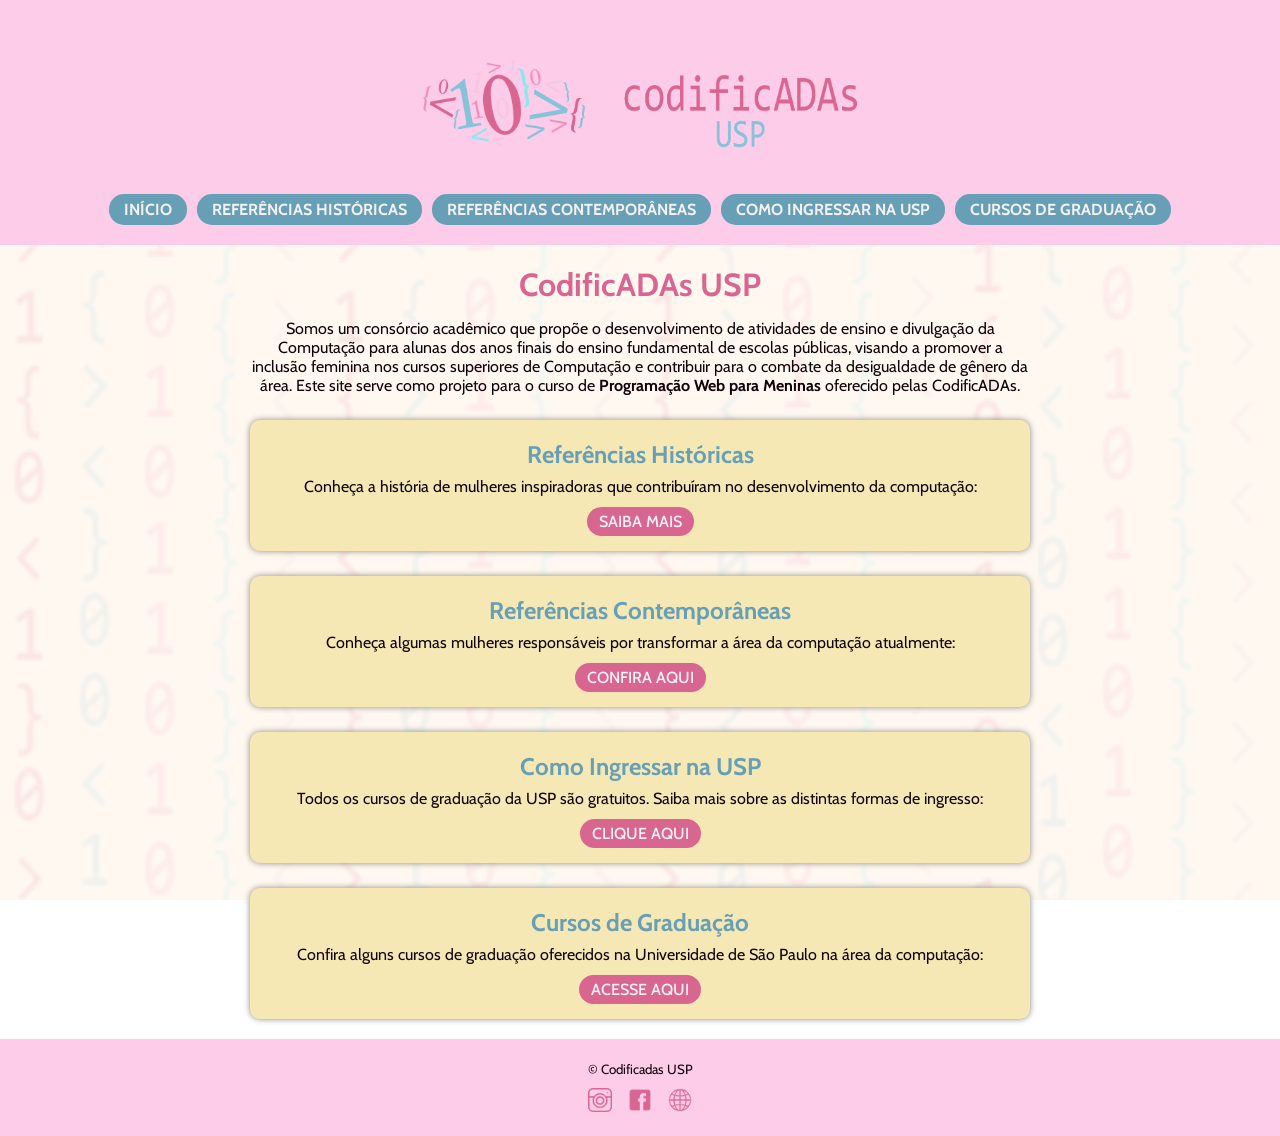
<file: index.html>
<!DOCTYPE html>
<html lang="pt-BR">
    <head>
        <title>CodificADAs - Curso PWeb</title>
        <meta charset="UTF-8">
        <meta name="viewport" content="width=device-width, initial-scale=1">
        <meta name="author" content="CodificADAs USP">
        <!-- Lembre-se sempre de colocar a página de estilização correta -->
        <link rel="stylesheet" href="style_index.css">
        <link rel="icon" href="imgs/codificadas_icon.png" type="image/png">
    </head>
    <body>
        <header>
            <a href="index.html"><img src="imgs/codificadas_logo.png" alt="Logo CodificADAs USP"></a>
            <nav>
                <a href="index.html">INÍCIO</a>
                <a href="historicas.html">REFERÊNCIAS HISTÓRICAS</a>
                <a href="contemporaneas.html">REFERÊNCIAS CONTEMPORÂNEAS</a>
                <a href="universidade.html">COMO INGRESSAR NA USP</a>
                <a href="graduacao.html">CURSOS DE GRADUAÇÃO</a>
            </nav>
        </header>
        <main>
            <h1>CodificADAs USP</h1>
            <p id="descricao">Somos um consórcio acadêmico que propõe o desenvolvimento de atividades de ensino e divulgação da Computação para alunas dos anos finais do ensino fundamental de escolas públicas, visando a promover a inclusão feminina nos cursos superiores de Computação e contribuir para o combate da desigualdade de gênero da área. Este site serve como projeto para o curso de <b>Programação Web para Meninas</b> oferecido pelas CodificADAs.</p>
            
            <section class="menu-tematico">

                <article class="temas">
                    <h2>Referências Históricas</h2>
                    <p>Conheça a história de mulheres inspiradoras que contribuíram no desenvolvimento da computação:</p>
                    <a href="historicas.html">SAIBA MAIS</a>
                </article>

                <article class="temas">
                    <h2>Referências Contemporâneas</h2>
                    <p>Conheça algumas mulheres responsáveis por transformar a área da computação atualmente:</p>
                    <a href="contemporaneas.html">CONFIRA AQUI</a>
                </article>

                <article class="temas">
                    <h2>Como Ingressar na USP</h2>
                    <p>Todos os cursos de graduação da USP são gratuitos. Saiba mais sobre as distintas formas de ingresso:</p>
                    <a href="universidade.html">CLIQUE AQUI</a>
                </article>

                <article class="temas">
                    <h2>Cursos de Graduação</h2>
                    <p>Confira alguns cursos de graduação oferecidos na Universidade de São Paulo na área da computação:</p>
                    <a href="graduacao.html">ACESSE AQUI</a>
                </article>

            </section>
        </main>
        <footer>
            <small>&copy; Codificadas USP</small>
            <div class="redes-sociais">
                <a href="https://www.instagram.com/codificadasusp/" target="_blank"><img src="imgs/instagram.png" alt="Instagram"></a>
                <a href="https://www.facebook.com/codificADAsUSP/" target="_blank"><img src="imgs/facebook.png" alt="Facebook"></a>
                <a href="https://codificadas.ime.usp.br/" target="_blank"><img src="imgs/site.png" alt="Site"></a>
            </div>
        </footer>
    </body>
</html>
</file>
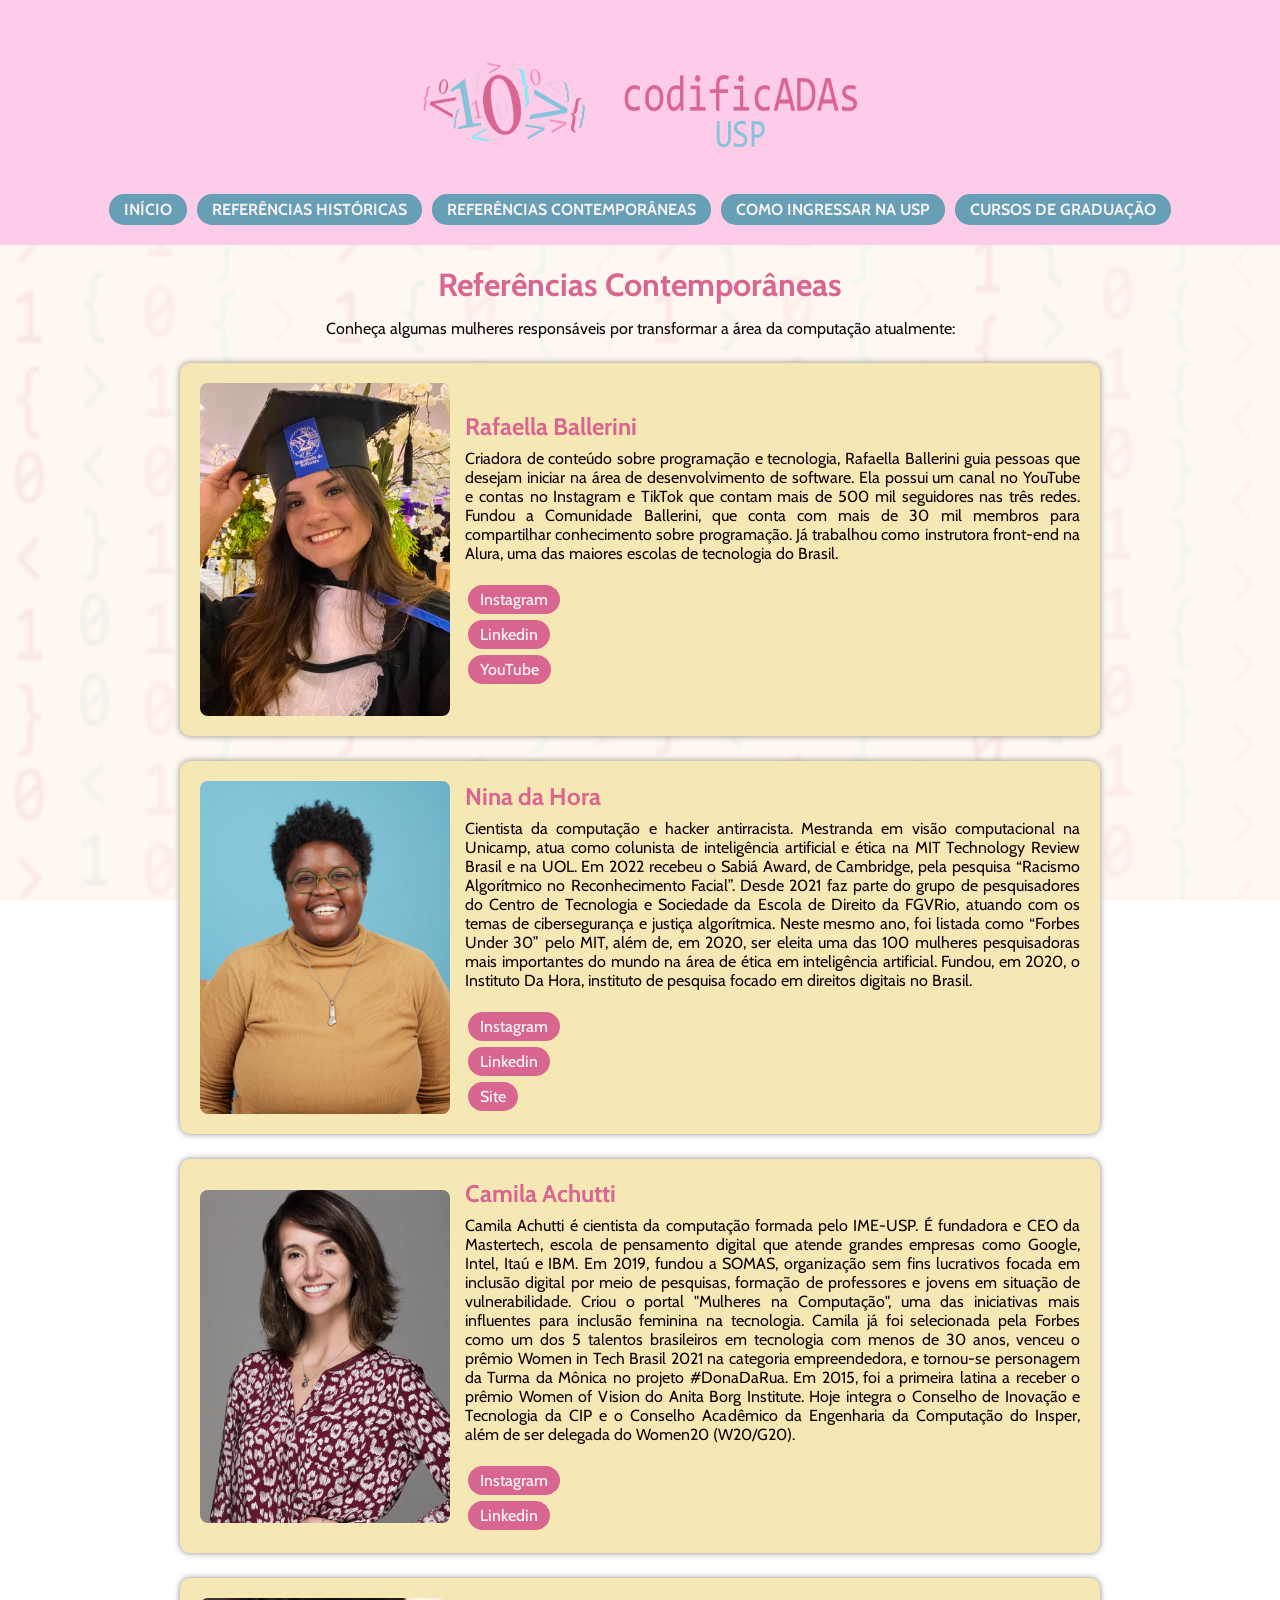
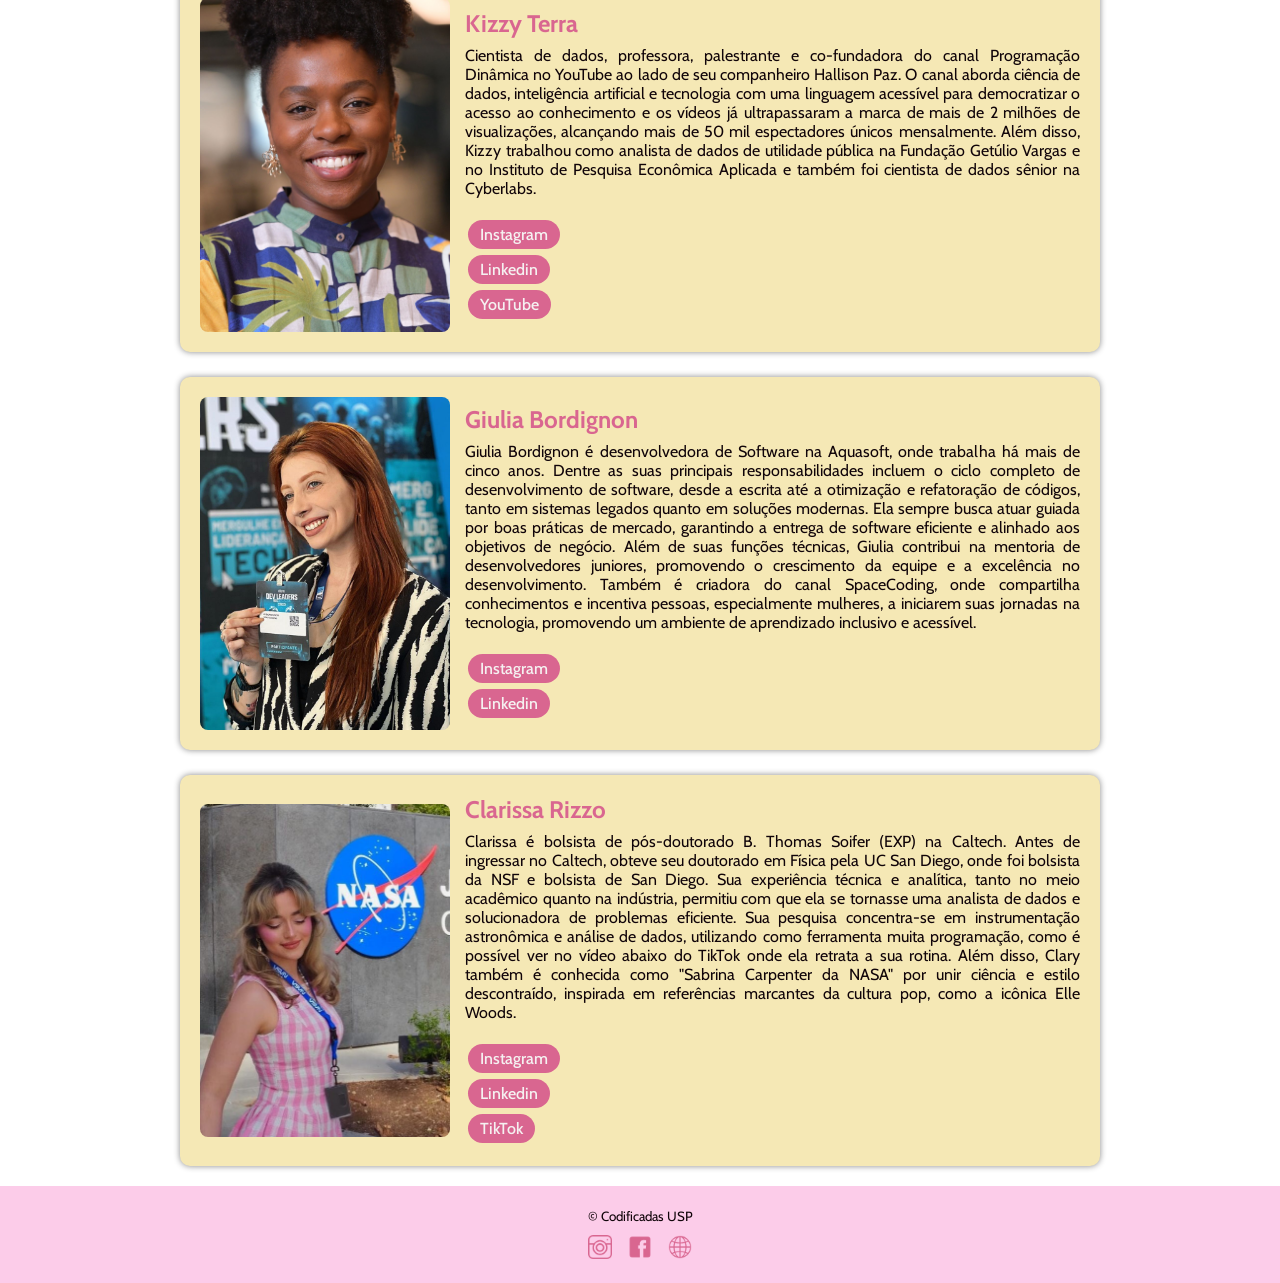
<file: contemporaneas.html>
<!DOCTYPE html>
<html lang="pt-BR">
    <head>
        <title>CodificADAs - Curso PWeb</title>
        <meta charset="UTF-8">
        <meta name="viewport" content="width=device-width, initial-scale=1">
        <meta name="author" content="CodificADAs USP">
        <!-- Lembre-se sempre de colocar a página de estilização correta -->
        <link rel="stylesheet" href="style_contemporaneas.css">
        <link rel="icon" href="imgs/codificadas_icon.png" type="image/png">
    </head>
    <body>
        <header>
            <a href="index.html"><img src="imgs/codificadas_logo.png" alt="Logo CodificADAs USP"></a>
            <nav>
                <a href="index.html">INÍCIO</a>
                <a href="historicas.html">REFERÊNCIAS HISTÓRICAS</a>
                <a href="contemporaneas.html">REFERÊNCIAS CONTEMPORÂNEAS</a>
                <a href="universidade.html">COMO INGRESSAR NA USP</a>
                <a href="graduacao.html">CURSOS DE GRADUAÇÃO</a>
            </nav>
        </header>
        <main>
            <h1>Referências Contemporâneas</h1>
            <p id="descricao">Conheça algumas mulheres responsáveis por transformar a área da computação atualmente:</p>
            <section class="menu-de-personalidades">
                
                <article class="personalidade">
                    <img src="imgs/rafaella.jpg" alt="Foto da Rafaella Ballerini">
                    <div class="infos-pessoa">
                        <h2>Rafaella Ballerini</h2>
                        <p> Criadora de conteúdo sobre programação e tecnologia, Rafaella Ballerini guia pessoas que desejam iniciar na área de desenvolvimento de software. Ela possui um canal no YouTube e contas no Instagram e TikTok que contam mais de 500 mil seguidores nas três redes. Fundou a Comunidade Ballerini, que conta com mais de 30 mil membros para compartilhar conhecimento sobre programação. Já trabalhou como instrutora front-end na Alura, uma das maiores escolas de tecnologia do Brasil. </p>
                        <br>
                        <a href="https://www.instagram.com/rafaballerini/" target="_blank">Instagram</a>
                        <a href="https://www.linkedin.com/in/rafaellaballerini/" target="_blank">Linkedin</a>
                        <a href="https://www.youtube.com/user/RafaellaBallerini" target="_blank">YouTube</a>
                    </div>
                </article>

                <article class="personalidade">
                    <img src="imgs/nina.jpg" alt="Foto da Nina da Hora">
                    <div class="infos-pessoa">
                        <h2>Nina da Hora</h2>
                        <p>Cientista da computação e hacker antirracista. Mestranda em visão computacional na Unicamp, atua como colunista de inteligência artificial e ética na MIT Technology Review Brasil e na UOL. Em 2022 recebeu o Sabiá Award, de Cambridge, pela pesquisa “Racismo Algorítmico no Reconhecimento Facial”. Desde 2021 faz parte do grupo de pesquisadores do Centro de Tecnologia e Sociedade da Escola de Direito da FGVRio, atuando com os temas de cibersegurança e justiça algorítmica. Neste mesmo ano, foi listada como “Forbes Under 30” pelo MIT, além de, em 2020, ser eleita uma das 100 mulheres pesquisadoras mais importantes do mundo na área de ética em inteligência artificial. Fundou, em 2020, o Instituto Da Hora, instituto de pesquisa focado em direitos digitais no Brasil.</p>
                        <br>
                        <a href="https://www.instagram.com/ninadhora/" target="_blank">Instagram</a>
                        <a href="https://www.linkedin.com/in/ninadahora/" target="_blank">Linkedin</a>
                        <a href="https://ninadahora.dev/" target="_blank">Site</a>
                    </div>
                </article>

                <article class="personalidade">
                    <img src="imgs/camila.png" alt="Foto da Camila Achutti">
                    <div class="infos-pessoa">
                        <h2>Camila Achutti</h2>
                        <p>Camila Achutti é cientista da computação formada pelo IME-USP. É fundadora e CEO da Mastertech, escola de pensamento digital que atende grandes empresas como Google, Intel, Itaú e IBM. Em 2019, fundou a SOMAS, organização sem fins lucrativos focada em inclusão digital por meio de pesquisas, formação de professores e jovens em situação de vulnerabilidade. Criou o portal "Mulheres na Computação", uma das iniciativas mais influentes para inclusão feminina na tecnologia. Camila já foi selecionada pela Forbes como um dos 5 talentos brasileiros em tecnologia com menos de 30 anos, venceu o prêmio Women in Tech Brasil 2021 na categoria empreendedora, e tornou-se personagem da Turma da Mônica no projeto #DonaDaRua. Em 2015, foi a primeira latina a receber o prêmio Women of Vision do Anita Borg Institute. Hoje integra o Conselho de Inovação e Tecnologia da CIP e o Conselho Acadêmico da Engenharia da Computação do Insper, além de ser delegada do Women20 (W20/G20).</p>
                        <br>
                        <a href="https://www.instagram.com/camilaachutti/?hl=pt-br" target="_blank">Instagram</a>
                        <a href="https://www.linkedin.com/in/camilaachutti/" target="_blank">Linkedin</a>
                    </div>
                </article>

                <article class="personalidade">
                    <img src="imgs/kizzy.jpg" alt="Foto da Kizzy Terra">
                    <div class="infos-pessoa">
                        <h2>Kizzy Terra</h2>
                        <p>Cientista de dados, professora, palestrante e co-fundadora do canal Programação Dinâmica no YouTube ao lado de seu companheiro Hallison Paz. O canal aborda ciência de dados, inteligência artificial e tecnologia com uma linguagem acessível para democratizar o acesso ao conhecimento e os vídeos já ultrapassaram a marca de mais de 2 milhões de visualizações, alcançando mais de 50 mil espectadores únicos mensalmente. Além disso, Kizzy trabalhou como analista de dados de utilidade pública na Fundação Getúlio Vargas e no Instituto de Pesquisa Econômica Aplicada e também foi cientista de dados sênior na Cyberlabs. </p>
                        <br>
                        <a href="https://www.instagram.com/kizzy_terra/" target="_blank">Instagram</a>
                        <a href="https://www.linkedin.com/in/kizzyterra/" target="_blank">Linkedin</a>
                        <a href="https://www.youtube.com/channel/UC70mr11REaCqgKke7DPJoLg" target="_blank">YouTube</a>
                    </div>
                </article>

                <article class="personalidade">
                    <img src="imgs/giulia.jpg" alt="Foto da Giulia Bordignon">
                    <div class="infos-pessoa">
                        <h2>Giulia Bordignon</h2>
                        <p>Giulia Bordignon é desenvolvedora de Software na Aquasoft, onde trabalha há mais de cinco anos. Dentre as suas principais responsabilidades incluem o ciclo completo de desenvolvimento de software, desde a escrita até a otimização e refatoração de códigos, tanto em sistemas legados quanto em soluções modernas. Ela sempre busca atuar guiada por boas práticas de mercado, garantindo a entrega de software eficiente e alinhado aos objetivos de negócio. Além de suas funções técnicas, Giulia contribui na mentoria de desenvolvedores juniores, promovendo o crescimento da equipe e a excelência no desenvolvimento. Também é criadora do canal SpaceCoding, onde compartilha conhecimentos e incentiva pessoas, especialmente mulheres, a iniciarem suas jornadas na tecnologia, promovendo um ambiente de aprendizado inclusivo e acessível.</p>
                        <br>
                        <a href="https://www.instagram.com/spacecoding/" target="_blank">Instagram</a>
                        <a href="https://www.linkedin.com/in/spacecoding/" target="_blank">Linkedin</a>
                    </div>
                </article>

                <article class="personalidade">
                    <img src="imgs/clarissa.jpg" alt="Foto da Clarissa Rizzo">
                    <div class="infos-pessoa">
                        <h2>Clarissa Rizzo</h2>
                        <p>Clarissa é bolsista de pós-doutorado B. Thomas Soifer (EXP) na Caltech. Antes de ingressar no Caltech, obteve seu doutorado em Física pela UC San Diego, onde foi bolsista da NSF e bolsista de San Diego. Sua experiência técnica e analítica, tanto no meio acadêmico quanto na indústria, permitiu com que ela se tornasse uma analista de dados e solucionadora de problemas eficiente. Sua pesquisa concentra-se em instrumentação astronômica e análise de dados, utilizando como ferramenta muita programação, como é possível ver no vídeo abaixo do TikTok onde ela retrata a sua rotina. Além disso, Clary também é conhecida como "Sabrina Carpenter da NASA" por unir ciência e estilo descontraído, inspirada em referências marcantes da cultura pop, como a icônica Elle Woods.
                        </p>
                        <br>
                        <a href="https://www.instagram.com/thatastrogirlie/" target="_blank">Instagram</a>
                        <a href="https://www.linkedin.com/in/clarissa-rizzo-credidio-do-%C3%B3-phd-379208133/" target="_blank">Linkedin</a>
                        <a href="https://www.tiktok.com/@thatastrogirlie/video/7611787647186472206" target="_blank">TikTok</a>
                    </div>
                </article>

            </section>
        </main>
        <footer>
            <small>&copy; Codificadas USP</small>
            <div class="redes-sociais">
                <a href="https://www.instagram.com/codificadasusp/" target="_blank"><img src="imgs/instagram.png" alt="Instagram"></a>
                <a href="https://www.facebook.com/codificADAsUSP/" target="_blank"><img src="imgs/facebook.png" alt="Facebook"></a>
                <a href="https://codificadas.ime.usp.br/" target="_blank"><img src="imgs/site.png" alt="Site"></a>
            </div>
        </footer>
    </body>
</html>
</file>
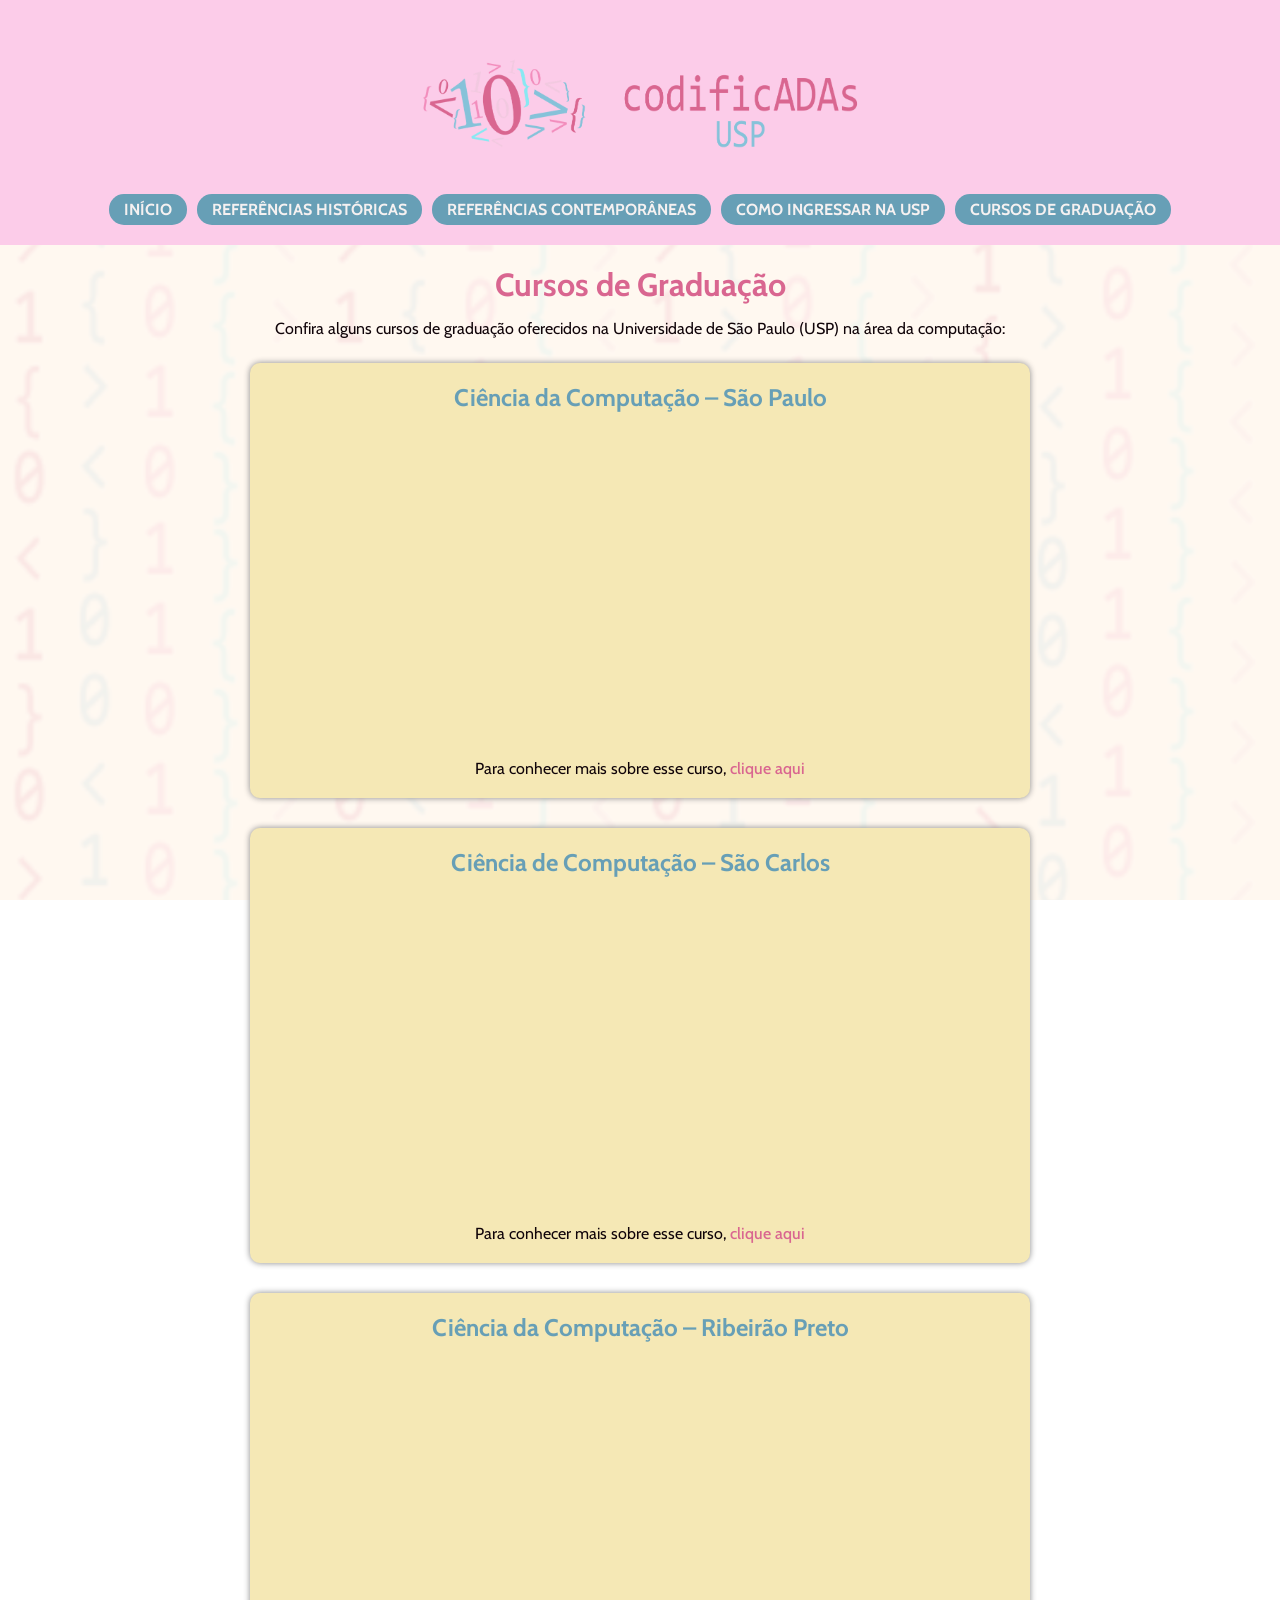
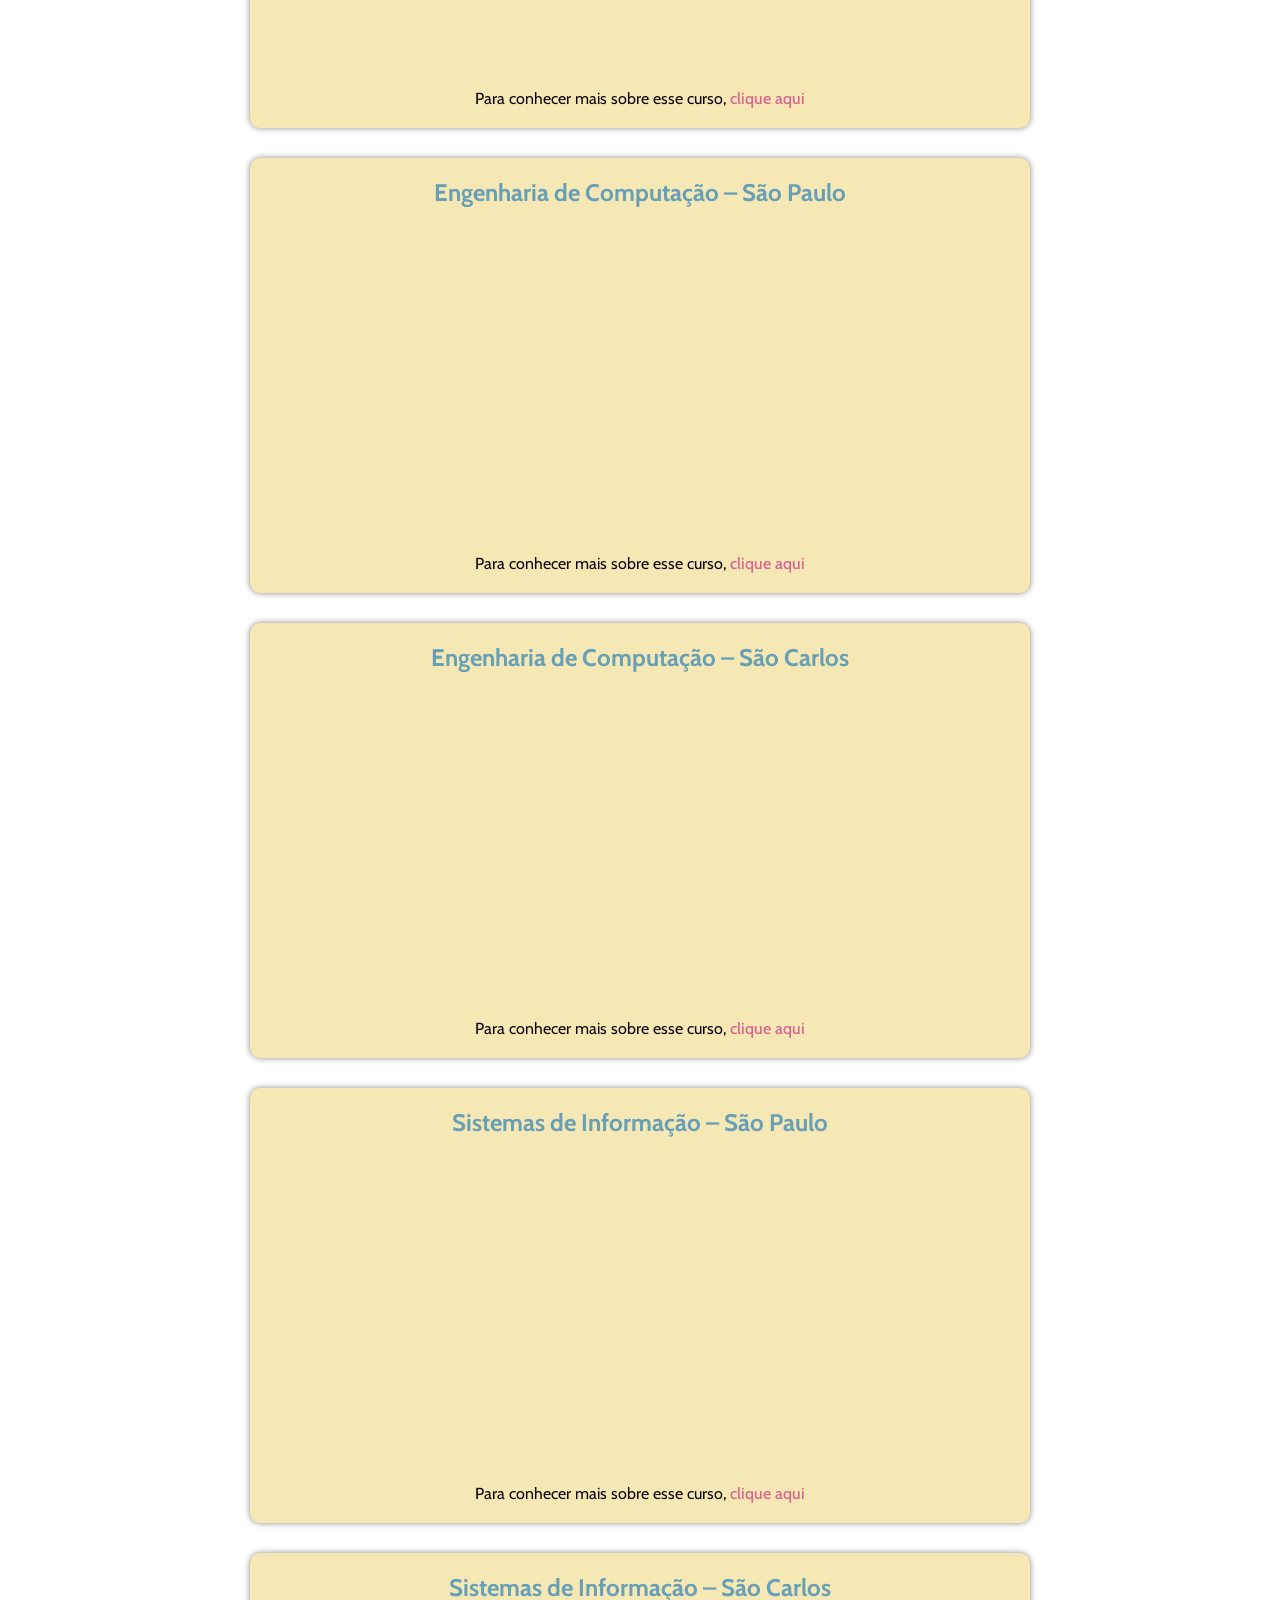
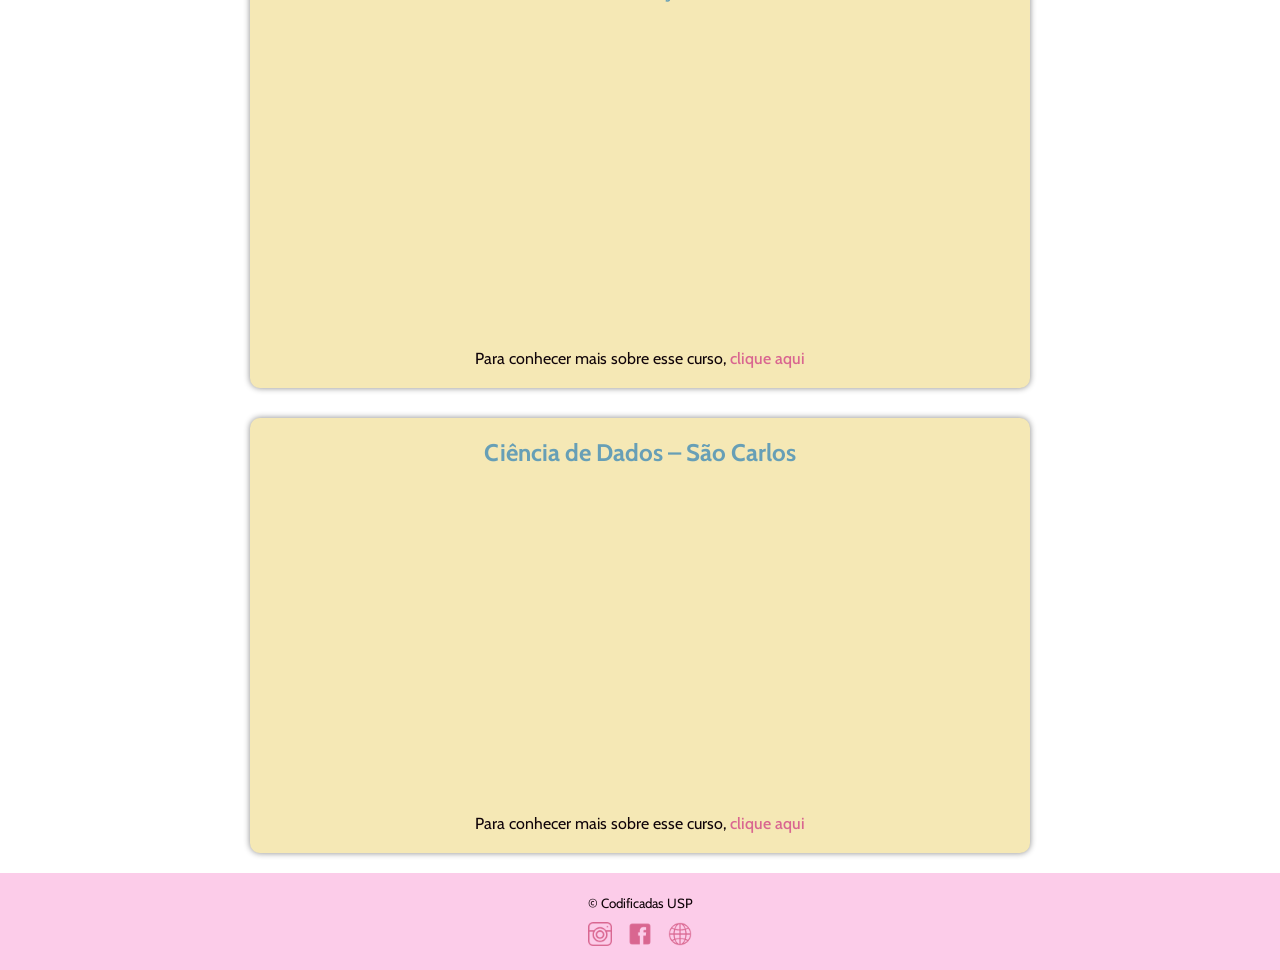
<file: graduacao.html>
<!DOCTYPE html>
<html lang="pt-BR">
    <head>
        <title>CodificADAs - Curso PWeb</title>
        <meta charset="UTF-8">
        <meta name="viewport" content="width=device-width, initial-scale=1">
        <meta name="author" content="CodificADAs USP">
        <!-- Lembre-se sempre de colocar a página de estilização correta -->
        <link rel="stylesheet" href="style_graduacao.css">
        <link rel="icon" href="imgs/codificadas_icon.png" type="image/png">
    </head>
    <body>
        <header>
            <a href="index.html"><img src="imgs/codificadas_logo.png" alt="Logo CodificADAs USP"></a>
            <nav>
                <a href="index.html">INÍCIO</a>
                <a href="historicas.html">REFERÊNCIAS HISTÓRICAS</a>
                <a href="contemporaneas.html">REFERÊNCIAS CONTEMPORÂNEAS</a>
                <a href="universidade.html">COMO INGRESSAR NA USP</a>
                <a href="graduacao.html">CURSOS DE GRADUAÇÃO</a>
            </nav>
        </header>
        <main>
            <h1>Cursos de Graduação</h1>
            <p id="descricao">Confira alguns cursos de graduação oferecidos na Universidade de São Paulo (USP) na área da computação:</p>
            <section class="menu-de-cursos">

                <article class="cursos">
                    <h2>Ciência da Computação – São Paulo</h2>
                    <iframe width="560" height="315" src="https://www.youtube.com/embed/trpooL9fo60?si=PreK4F3o23KPp_VU" title="YouTube video player" frameborder="0" allow="accelerometer; autoplay; clipboard-write; encrypted-media; gyroscope; picture-in-picture; web-share" referrerpolicy="strict-origin-when-cross-origin" allowfullscreen></iframe>
                    <p>Para conhecer mais sobre esse curso, <a href="https://uspprofissoes.usp.br/profissoes/ciencia-da-computacao/" target="_blank">clique aqui</a></p>
                </article>

                <article class="cursos">
                    <h2>Ciência de Computação – São Carlos</h2>
                    <iframe width="560" height="315" src="https://www.youtube.com/embed/eo6iNDtImG4?si=O9lWIR0CJZAHfHki" title="YouTube video player" frameborder="0" allow="accelerometer; autoplay; clipboard-write; encrypted-media; gyroscope; picture-in-picture; web-share" referrerpolicy="strict-origin-when-cross-origin" allowfullscreen></iframe>
                    <p>Para conhecer mais sobre esse curso, <a href="https://uspprofissoes.usp.br/profissoes/ciencias-da-computacao-sao-carlos/" target="_blank">clique aqui</a></p>
                </article>

                <article class="cursos">
                    <h2>Ciência da Computação – Ribeirão Preto</h2>
                    <iframe width="560" height="315" src="https://www.youtube.com/embed/5Xg-TL6TvpE?si=RVCRQHqit98HXiXl" title="YouTube video player" frameborder="0" allow="accelerometer; autoplay; clipboard-write; encrypted-media; gyroscope; picture-in-picture; web-share" referrerpolicy="strict-origin-when-cross-origin" allowfullscreen></iframe>
                    <p>Para conhecer mais sobre esse curso, <a href="https://uspprofissoes.usp.br/profissoes/ciencia-da-computacao-ribeirao-preto/" target="_blank">clique aqui</a></p>
                </article>

                <article class="cursos">
                    <h2>Engenharia de Computação – São Paulo</h2>
                    <iframe width="560" height="315" src="https://www.youtube.com/embed/GGZFfSzN1u4?si=4RTQs8KmqtqiMYMj" title="YouTube video player" frameborder="0" allow="accelerometer; autoplay; clipboard-write; encrypted-media; gyroscope; picture-in-picture; web-share" referrerpolicy="strict-origin-when-cross-origin" allowfullscreen></iframe>
                    <p>Para conhecer mais sobre esse curso, <a href="https://uspprofissoes.usp.br/profissoes/engenharia-de-computacao-sao-paulo/" target="_blank">clique aqui</a></p>
                </article>

                <article class="cursos">
                    <h2>Engenharia de Computação – São Carlos</h2>
                    <iframe width="560" height="315" src="https://www.youtube.com/embed/N0R2FxcpZMY?si=xH1pojSqmTE4uqOK" title="YouTube video player" frameborder="0" allow="accelerometer; autoplay; clipboard-write; encrypted-media; gyroscope; picture-in-picture; web-share" referrerpolicy="strict-origin-when-cross-origin" allowfullscreen></iframe>
                    <p>Para conhecer mais sobre esse curso, <a href="https://uspprofissoes.usp.br/profissoes/engenharia-de-computacao-sao-carlos-2/" target="_blank">clique aqui</a></p>
                </article>

                <article class="cursos">
                    <h2>Sistemas de Informação – São Paulo</h2>
                    <iframe width="560" height="315" src="https://www.youtube.com/embed/i46xm8kqAC4?si=hRpqenBFoNgQlWmv" title="YouTube video player" frameborder="0" allow="accelerometer; autoplay; clipboard-write; encrypted-media; gyroscope; picture-in-picture; web-share" referrerpolicy="strict-origin-when-cross-origin" allowfullscreen></iframe>
                    <p>Para conhecer mais sobre esse curso, <a href="https://uspprofissoes.usp.br/profissoes/sistemas-de-informacao/" target="_blank">clique aqui</a></p>
                </article>

                <article class="cursos">
                    <h2>Sistemas de Informação – São Carlos</h2>
                    <iframe width="560" height="315" src="https://www.youtube.com/embed/MyF3Buy3rr4?si=ZRLjC5wJxi2KXwdj" title="YouTube video player" frameborder="0" allow="accelerometer; autoplay; clipboard-write; encrypted-media; gyroscope; picture-in-picture; web-share" referrerpolicy="strict-origin-when-cross-origin" allowfullscreen></iframe>
                    <p>Para conhecer mais sobre esse curso, <a href="https://uspprofissoes.usp.br/profissoes/sistemas-de-informacao-sao-carlos/" target="_blank">clique aqui</a></p>
                </article>

                <article class="cursos">
                    <h2>Ciência de Dados – São Carlos</h2>
                    <iframe width="560" height="315" src="https://www.youtube.com/embed/33gIRbUy4Yk?si=fR2NP6E830sxtz4p" title="YouTube video player" frameborder="0" allow="accelerometer; autoplay; clipboard-write; encrypted-media; gyroscope; picture-in-picture; web-share" referrerpolicy="strict-origin-when-cross-origin" allowfullscreen></iframe>
                    <p>Para conhecer mais sobre esse curso, <a href="https://uspprofissoes.usp.br/profissoes/ciencia-de-dados-sao-carlos/" target="_blank">clique aqui</a></p>
                </article>

            </section>
        </main>
        <footer>
            <small>&copy; Codificadas USP</small>
            <div class="redes-sociais">
                <a href="https://www.instagram.com/codificadasusp/" target="_blank"><img src="imgs/instagram.png" alt="Instagram"></a>
                <a href="https://www.facebook.com/codificADAsUSP/" target="_blank"><img src="imgs/facebook.png" alt="Facebook"></a>
                <a href="https://codificadas.ime.usp.br/" target="_blank"><img src="imgs/site.png" alt="Site"></a>
            </div>
        </footer>
    </body>
</html>
</file>
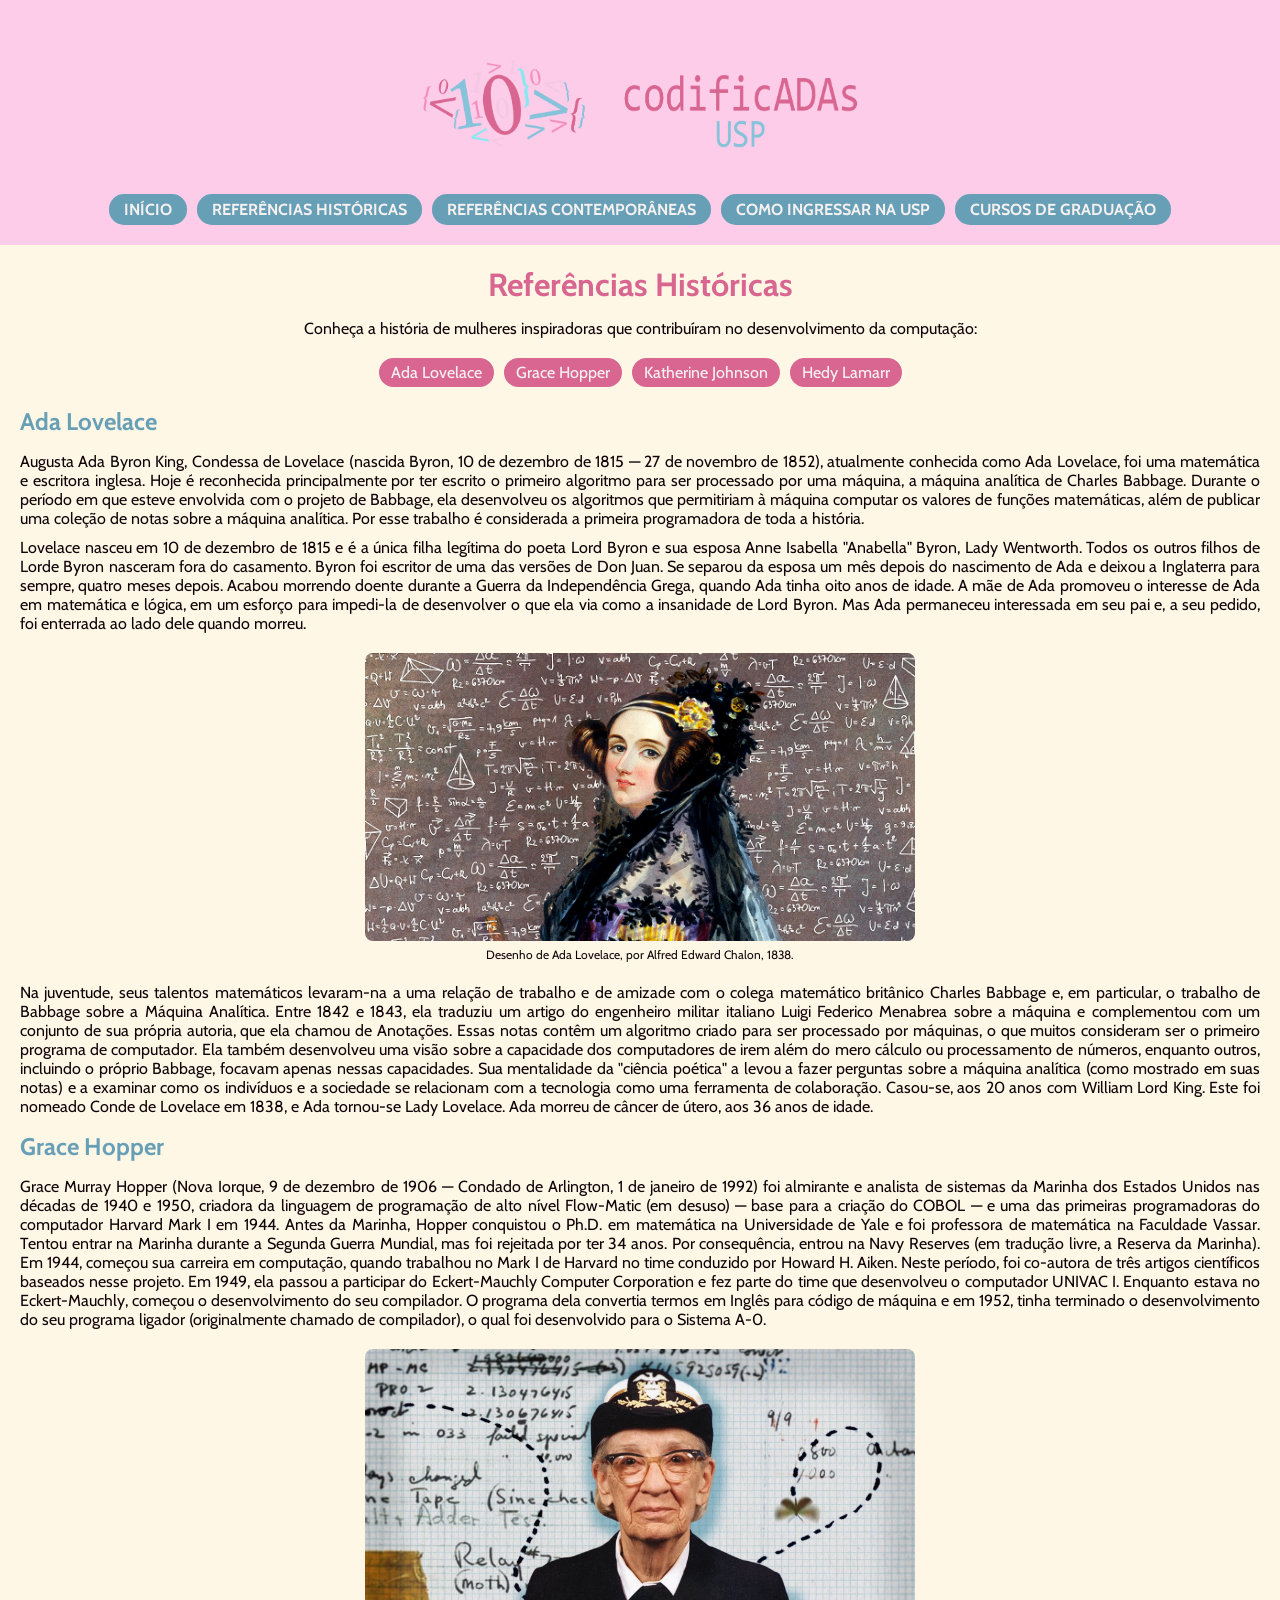
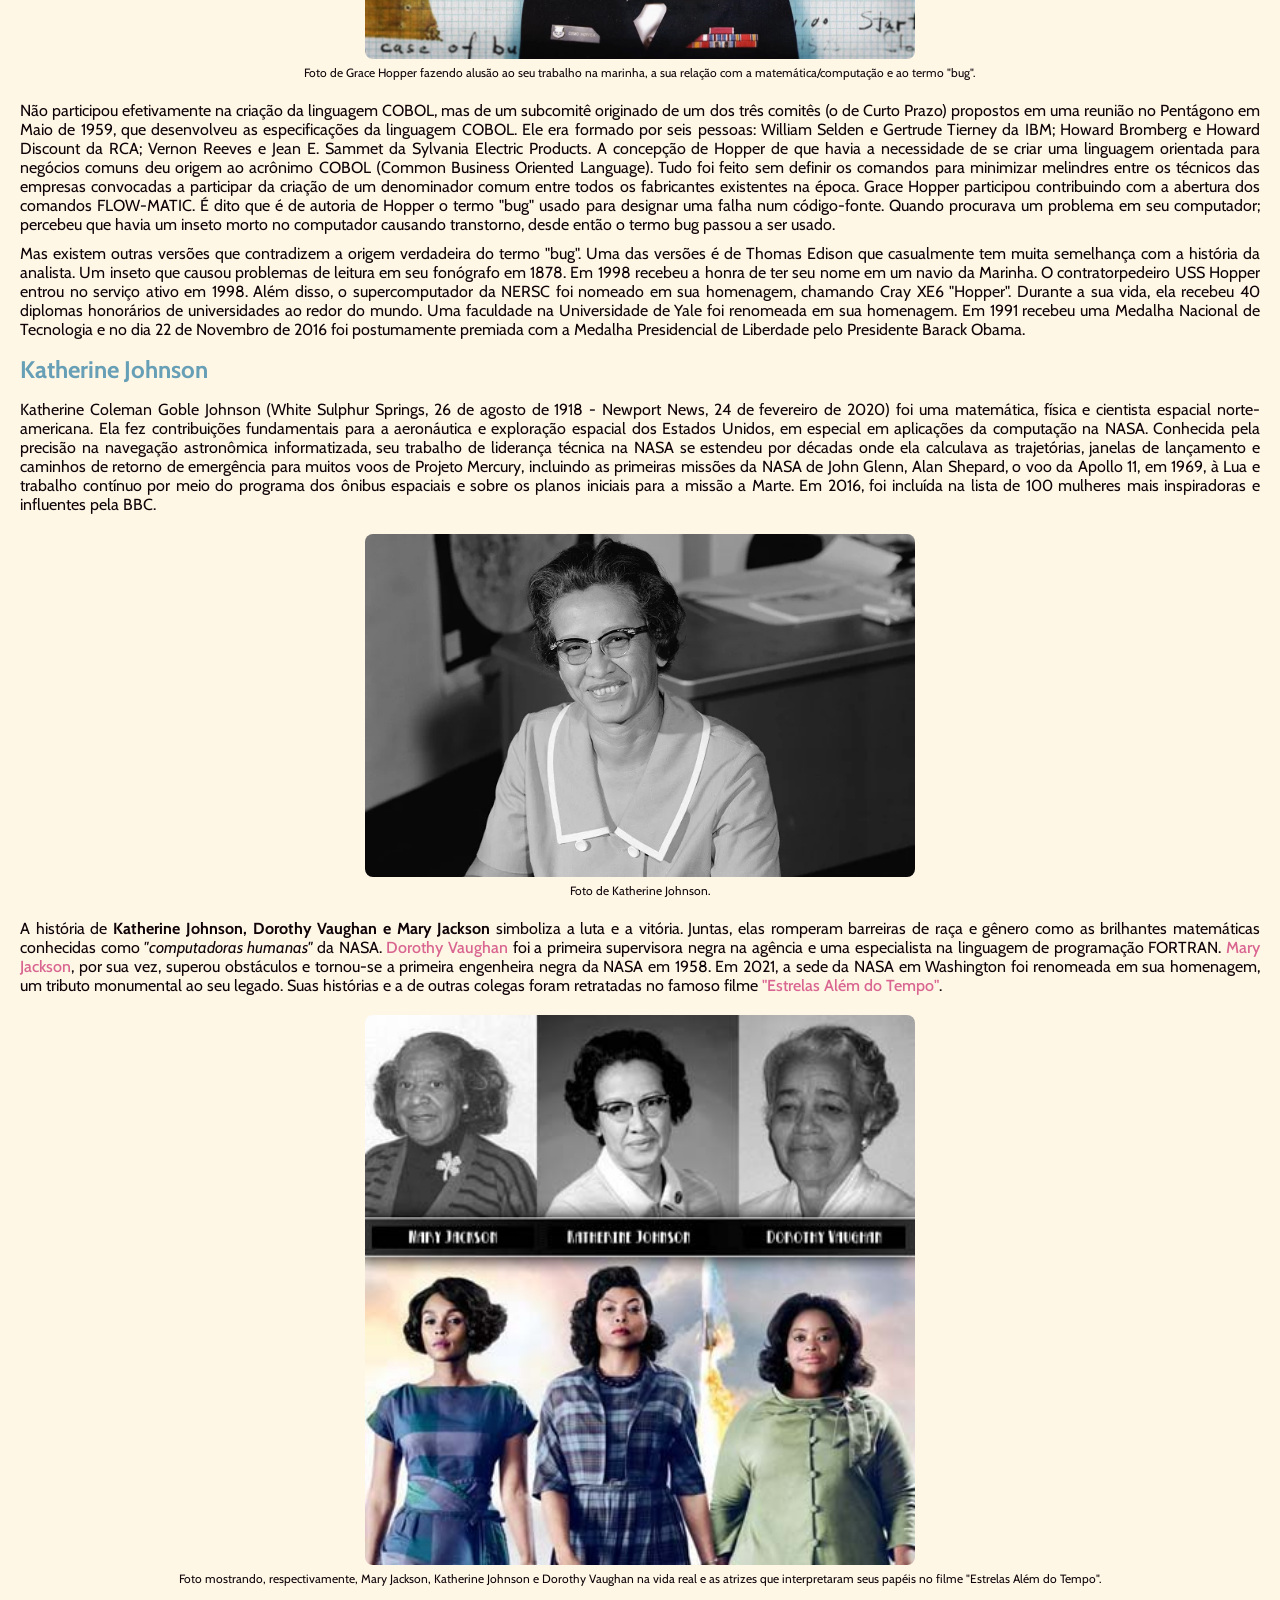
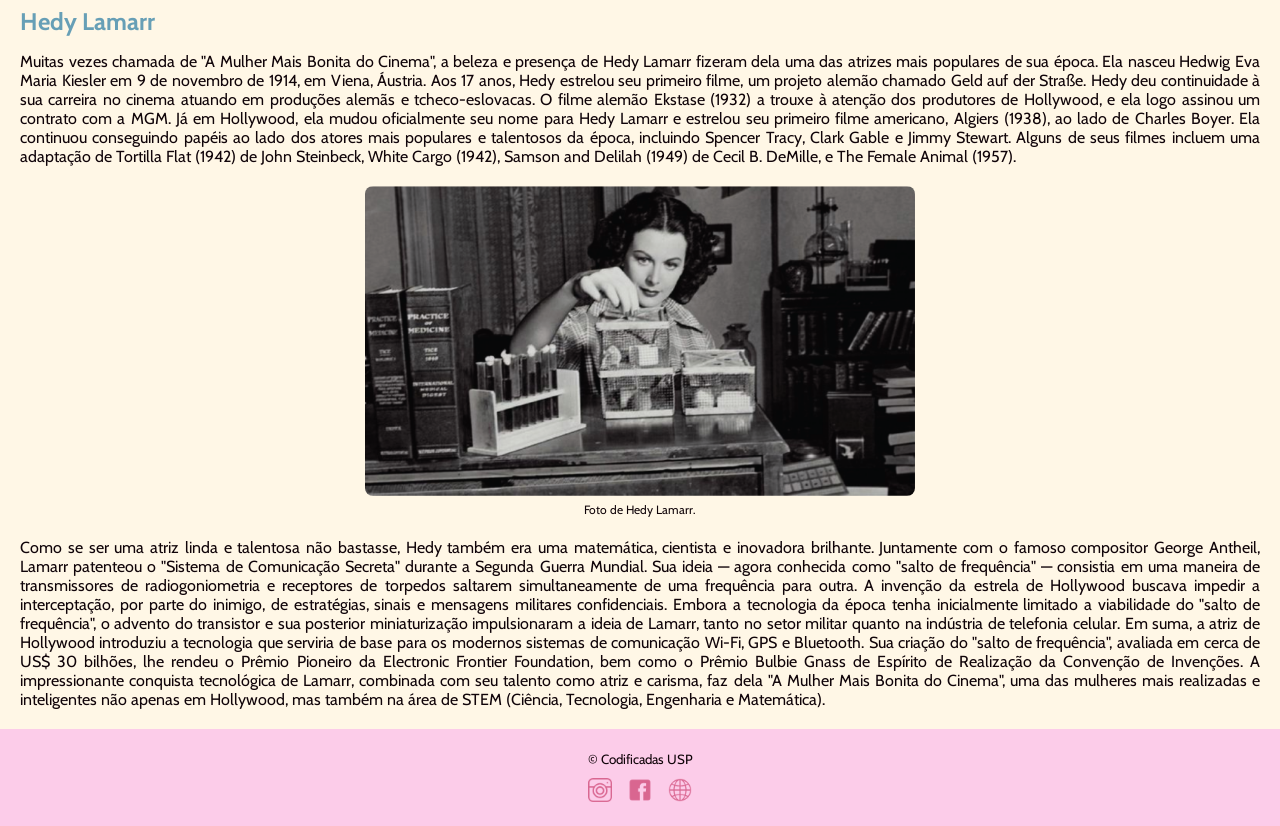
<file: historicas.html>
<!DOCTYPE html>
<html lang="pt-BR">
    <head>
        <title>CodificADAs - Curso PWeb</title>
        <meta charset="UTF-8">
        <meta name="viewport" content="width=device-width, initial-scale=1">
        <meta name="author" content="CodificADAs USP">
        <!-- Lembre-se sempre de colocar a página de estilização correta -->
        <link rel="stylesheet" href="style_historicas.css">
        <link rel="icon" href="imgs/codificadas_icon.png" type="image/png">
    </head>
    <body>
        <header>
            <a href="index.html"><img src="imgs/codificadas_logo.png" alt="Logo CodificADAs USP"></a>
            <nav id="nav-header">
                <a href="index.html">INÍCIO</a>
                <a href="historicas.html">REFERÊNCIAS HISTÓRICAS</a>
                <a href="contemporaneas.html">REFERÊNCIAS CONTEMPORÂNEAS</a>
                <a href="universidade.html">COMO INGRESSAR NA USP</a>
                <a href="graduacao.html">CURSOS DE GRADUAÇÃO</a>
            </nav>
        </header>
        <main>
            <h1>Referências Históricas</h1>
            <p id="descricao">Conheça a história de mulheres inspiradoras que contribuíram no desenvolvimento da computação:</p>
            <nav id="nav-historicas">
                <a href="#ada">Ada Lovelace</a>
                <a href="#grace">Grace Hopper</a>
                <a href="#katherine">Katherine Johnson</a>
                <a href="#hedy">Hedy Lamarr</a>
            </nav>
            <section class="topicos">

                    <article id="ada">
                    <h2>Ada Lovelace</h2>
                    <p>Augusta Ada Byron King, Condessa de Lovelace (nascida Byron, 10 de dezembro de 1815 — 27 de novembro de 1852), atualmente conhecida como Ada Lovelace, foi uma matemática e escritora inglesa. Hoje é reconhecida principalmente por ter escrito o primeiro algoritmo para ser processado por uma máquina, a máquina analítica de Charles Babbage. Durante o período em que esteve envolvida com o projeto de Babbage, ela desenvolveu os algoritmos que permitiriam à máquina computar os valores de funções matemáticas, além de publicar uma coleção de notas sobre a máquina analítica. Por esse trabalho é considerada a primeira programadora de toda a história.</p>
                    <p>Lovelace nasceu em 10 de dezembro de 1815 e é a única filha legítima do poeta Lord Byron e sua esposa Anne Isabella "Anabella" Byron, Lady Wentworth. Todos os outros filhos de Lorde Byron nasceram fora do casamento. Byron foi escritor de uma das versões de Don Juan. Se separou da esposa um mês depois do nascimento de Ada e deixou a Inglaterra para sempre, quatro meses depois. Acabou morrendo doente durante a Guerra da Independência Grega, quando Ada tinha oito anos de idade. A mãe de Ada promoveu o interesse de Ada em matemática e lógica, em um esforço para impedi-la de desenvolver o que ela via como a insanidade de Lord Byron. Mas Ada permaneceu interessada em seu pai e, a seu pedido, foi enterrada ao lado dele quando morreu.</p>
                    <figure>
                        <img src="imgs/ada_lovelace.jpg" alt="Foto de Ada Lovelace">
                        <figcaption><small>Desenho de Ada Lovelace, por Alfred Edward Chalon, 1838.</small></figcaption>
                    </figure>
                    <p>Na juventude, seus talentos matemáticos levaram-na a uma relação de trabalho e de amizade com o colega matemático britânico Charles Babbage e, em particular, o trabalho de Babbage sobre a Máquina Analítica. Entre 1842 e 1843, ela traduziu um artigo do engenheiro militar italiano Luigi Federico Menabrea sobre a máquina e complementou com um conjunto de sua própria autoria, que ela chamou de Anotações. Essas notas contêm um algoritmo criado para ser processado por máquinas, o que muitos consideram ser o primeiro programa de computador. Ela também desenvolveu uma visão sobre a capacidade dos computadores de irem além do mero cálculo ou processamento de números, enquanto outros, incluindo o próprio Babbage, focavam apenas nessas capacidades. Sua mentalidade da "ciência poética" a levou a fazer perguntas sobre a máquina analítica (como mostrado em suas notas) e a examinar como os indivíduos e a sociedade se relacionam com a tecnologia como uma ferramenta de colaboração. Casou-se, aos 20 anos com William Lord King. Este foi nomeado Conde de Lovelace em 1838, e Ada tornou-se Lady Lovelace. Ada morreu de câncer de útero, aos 36 anos de idade.</p>
                </article>

                <article id="grace">
                    <h2>Grace Hopper</h2>
                    <p>Grace Murray Hopper (Nova Iorque, 9 de dezembro de 1906 — Condado de Arlington, 1 de janeiro de 1992) foi almirante e analista de sistemas da Marinha dos Estados Unidos nas décadas de 1940 e 1950, criadora da linguagem de programação de alto nível Flow-Matic (em desuso) — base para a criação do COBOL — e uma das primeiras programadoras do computador Harvard Mark I em 1944. Antes da Marinha, Hopper conquistou o Ph.D. em matemática na Universidade de Yale e foi professora de matemática na Faculdade Vassar. Tentou entrar na Marinha durante a Segunda Guerra Mundial, mas foi rejeitada por ter 34 anos. Por consequência, entrou na Navy Reserves (em tradução livre, a Reserva da Marinha). Em 1944, começou sua carreira em computação, quando trabalhou no Mark I de Harvard no time conduzido por Howard H. Aiken. Neste período, foi co-autora de três artigos científicos baseados nesse projeto. Em 1949, ela passou a participar do Eckert-Mauchly Computer Corporation e fez parte do time que desenvolveu o computador UNIVAC I. Enquanto estava no Eckert-Mauchly, começou o desenvolvimento do seu compilador. O programa dela convertia termos em Inglês para código de máquina e em 1952, tinha terminado o desenvolvimento do seu programa ligador (originalmente chamado de compilador), o qual foi desenvolvido para o Sistema A-0.</p>
                    <figure>
                        <img src="imgs/grace_hopper.jpg" alt="Foto de Grace Hopper">
                        <figcaption><small>Foto de Grace Hopper fazendo alusão ao seu trabalho na marinha, a sua relação com a matemática/computação e ao termo "bug".</small></figcaption>
                    </figure>
                    <p>Não participou efetivamente na criação da linguagem COBOL, mas de um subcomitê originado de um dos três comitês (o de Curto Prazo) propostos em uma reunião no Pentágono em Maio de 1959, que desenvolveu as especificações da linguagem COBOL. Ele era formado por seis pessoas: William Selden e Gertrude Tierney da IBM; Howard Bromberg e Howard Discount da RCA; Vernon Reeves e Jean E. Sammet da Sylvania Electric Products. A concepção de Hopper de que havia a necessidade de se criar uma linguagem orientada para negócios comuns deu origem ao acrônimo COBOL (Common Business Oriented Language). Tudo foi feito sem definir os comandos para minimizar melindres entre os técnicos das empresas convocadas a participar da criação de um denominador comum entre todos os fabricantes existentes na época. Grace Hopper participou contribuindo com a abertura dos comandos FLOW-MATIC. É dito que é de autoria de Hopper o termo "bug" usado para designar uma falha num código-fonte. Quando procurava um problema em seu computador; percebeu que havia um inseto morto no computador causando transtorno, desde então o termo bug passou a ser usado.</p>
                    <p>Mas existem outras versões que contradizem a origem verdadeira do termo "bug". Uma das versões é de Thomas Edison que casualmente tem muita semelhança com a história da analista. Um inseto que causou problemas de leitura em seu fonógrafo em 1878. Em 1998 recebeu a honra de ter seu nome em um navio da Marinha. O contratorpedeiro USS Hopper entrou no serviço ativo em 1998. Além disso, o supercomputador da NERSC foi nomeado em sua homenagem, chamando Cray XE6 "Hopper". Durante a sua vida, ela recebeu 40 diplomas honorários de universidades ao redor do mundo. Uma faculdade na Universidade de Yale foi renomeada em sua homenagem. Em 1991 recebeu uma Medalha Nacional de Tecnologia e no dia 22 de Novembro de 2016 foi postumamente premiada com a Medalha Presidencial de Liberdade pelo Presidente Barack Obama.</p>
                </article>

                <article id="katherine">
                    <h2>Katherine Johnson</h2>
                    <p>Katherine Coleman Goble Johnson (White Sulphur Springs, 26 de agosto de 1918 - Newport News, 24 de fevereiro de 2020) foi uma matemática, física e cientista espacial norte-americana. Ela fez contribuições fundamentais para a aeronáutica e exploração espacial dos Estados Unidos, em especial em aplicações da computação na NASA. Conhecida pela precisão na navegação astronômica informatizada, seu trabalho de liderança técnica na NASA se estendeu por décadas onde ela calculava as trajetórias, janelas de lançamento e caminhos de retorno de emergência para muitos voos de Projeto Mercury, incluindo as primeiras missões da NASA de John Glenn, Alan Shepard, o voo da Apollo 11, em 1969, à Lua e trabalho contínuo por meio do programa dos ônibus espaciais e sobre os planos iniciais para a missão a Marte. Em 2016, foi incluída na lista de 100 mulheres mais inspiradoras e influentes pela BBC.</p>
                    <figure>
                        <img src="imgs/katherine_johnson.png" alt="Foto de Katherine Johnson">
                        <figcaption><small>Foto de Katherine Johnson.</small></figcaption>
                    </figure>
                    <p>A história de <b>Katherine Johnson, Dorothy Vaughan e Mary Jackson</b> simboliza a luta e a vitória. Juntas, elas romperam barreiras de raça e gênero como as brilhantes matemáticas conhecidas como <i>"computadoras humanas"</i> da NASA. <a href="https://pt.wikipedia.org/wiki/Dorothy_Vaughan" target="_blank">Dorothy Vaughan</a> foi a primeira supervisora negra na agência e uma especialista na linguagem de programação FORTRAN. <a href="https://pt.wikipedia.org/wiki/Mary_Jackson" target="_blank">Mary Jackson</a>, por sua vez, superou obstáculos e tornou-se a primeira engenheira negra da NASA em 1958. Em 2021, a sede da NASA em Washington foi renomeada em sua homenagem, um tributo monumental ao seu legado. Suas histórias e a de outras colegas foram retratadas no famoso filme <a href="https://pt.wikipedia.org/wiki/Hidden_Figures" target="_blank">"Estrelas Além do Tempo"</a>.</p>
                    <figure>
                        <img src="imgs/hidden_figures.jpeg" alt="Foto de Mary Jackson, Katherine Johnson e Dorothy Vaughan">
                        <figcaption><small>Foto mostrando, respectivamente, Mary Jackson, Katherine Johnson e Dorothy Vaughan na vida real e as atrizes que interpretaram seus papéis no filme "Estrelas Além do Tempo".</small></figcaption>
                    </figure>
                </article>

                <article id="hedy">
                    <h2>Hedy Lamarr</h2>
                    <p>Muitas vezes chamada de "A Mulher Mais Bonita do Cinema", a beleza e presença de Hedy Lamarr fizeram dela uma das atrizes mais populares de sua época. Ela nasceu Hedwig Eva Maria Kiesler em 9 de novembro de 1914, em Viena, Áustria. Aos 17 anos, Hedy estrelou seu primeiro filme, um projeto alemão chamado Geld auf der Straße. Hedy deu continuidade à sua carreira no cinema atuando em produções alemãs e tcheco-eslovacas. O filme alemão Ekstase (1932) a trouxe à atenção dos produtores de Hollywood, e ela logo assinou um contrato com a MGM. Já em Hollywood, ela mudou oficialmente seu nome para Hedy Lamarr e estrelou seu primeiro filme americano, Algiers (1938), ao lado de Charles Boyer. Ela continuou conseguindo papéis ao lado dos atores mais populares e talentosos da época, incluindo Spencer Tracy, Clark Gable e Jimmy Stewart. Alguns de seus filmes incluem uma adaptação de Tortilla Flat (1942) de John Steinbeck, White Cargo (1942), Samson and Delilah (1949) de Cecil B. DeMille, e The Female Animal (1957).</p>
                    <figure>
                        <img src="imgs/hedy_lamarr.png" alt="Foto de Hedy Lamarr">
                        <figcaption><small>Foto de Hedy Lamarr.</small></figcaption>
                    </figure>
                    <p>Como se ser uma atriz linda e talentosa não bastasse, Hedy também era uma matemática, cientista e inovadora brilhante. Juntamente com o famoso compositor George Antheil, Lamarr patenteou o "Sistema de Comunicação Secreta" durante a Segunda Guerra Mundial. Sua ideia — agora conhecida como "salto de frequência" — consistia em uma maneira de transmissores de radiogoniometria e receptores de torpedos saltarem simultaneamente de uma frequência para outra. A invenção da estrela de Hollywood buscava impedir a interceptação, por parte do inimigo, de estratégias, sinais e mensagens militares confidenciais. Embora a tecnologia da época tenha inicialmente limitado a viabilidade do "salto de frequência", o advento do transistor e sua posterior miniaturização impulsionaram a ideia de Lamarr, tanto no setor militar quanto na indústria de telefonia celular. Em suma, a atriz de Hollywood introduziu a tecnologia que serviria de base para os modernos sistemas de comunicação Wi-Fi, GPS e Bluetooth. Sua criação do "salto de frequência", avaliada em cerca de US$ 30 bilhões, lhe rendeu o Prêmio Pioneiro da Electronic Frontier Foundation, bem como o Prêmio Bulbie Gnass de Espírito de Realização da Convenção de Invenções. A impressionante conquista tecnológica de Lamarr, combinada com seu talento como atriz e carisma, faz dela "A Mulher Mais Bonita do Cinema", uma das mulheres mais realizadas e inteligentes não apenas em Hollywood, mas também na área de STEM (Ciência, Tecnologia, Engenharia e Matemática).</p>
                </article>
            
            </section>
        </main>
        <footer>
            <small>&copy; Codificadas USP</small>
            <div class="redes-sociais">
                <a href="https://www.instagram.com/codificadasusp/" target="_blank"><img src="imgs/instagram.png" alt="Instagram"></a>
                <a href="https://www.facebook.com/codificADAsUSP/" target="_blank"><img src="imgs/facebook.png" alt="Facebook"></a>
                <a href="https://codificadas.ime.usp.br/" target="_blank"><img src="imgs/site.png" alt="Site"></a>
            </div>
        </footer>
    </body>
</html>
</file>
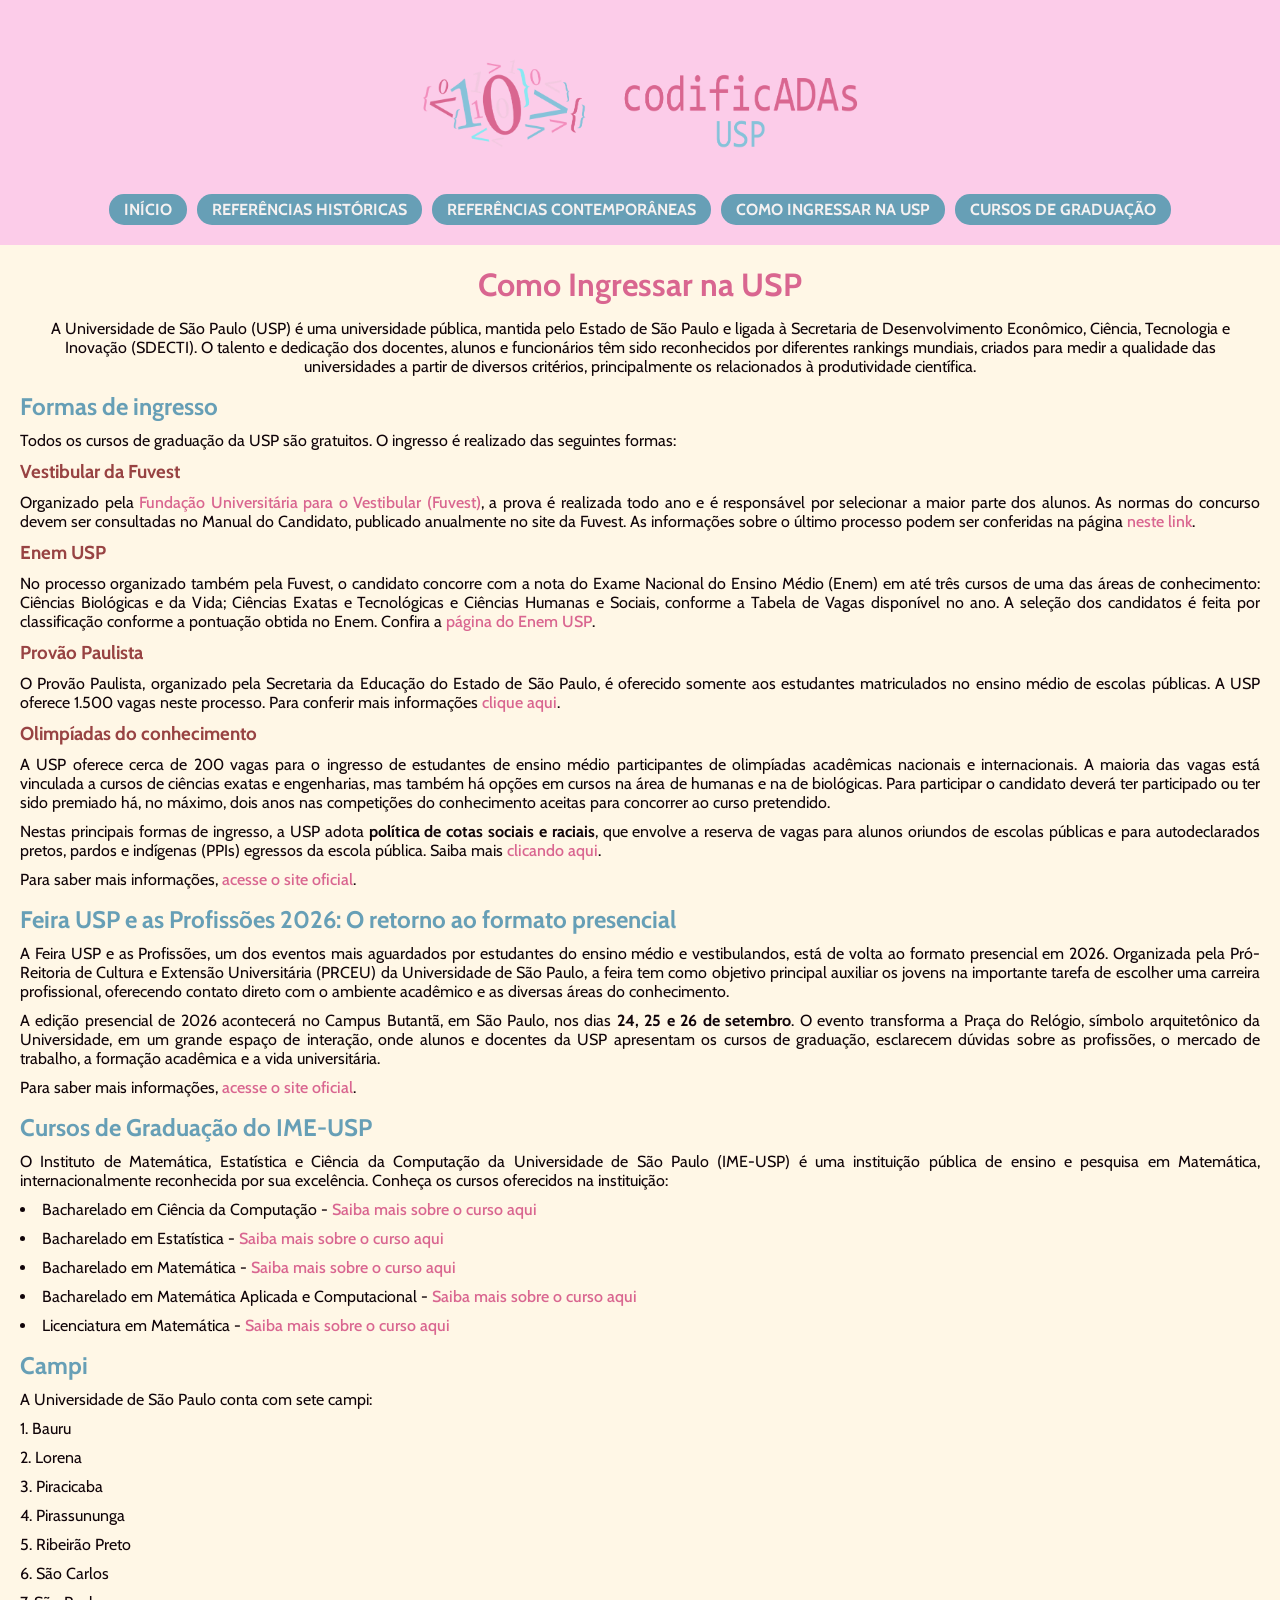
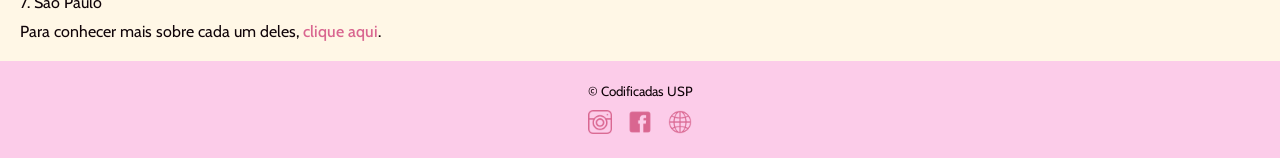
<file: universidade.html>
<!DOCTYPE html>
<html lang="pt-BR">
    <head>
        <title>CodificADAs - Curso PWeb</title>
        <meta charset="UTF-8">
        <meta name="viewport" content="width=device-width, initial-scale=1">
        <meta name="author" content="CodificADAs USP">
        <!-- Lembre-se sempre de colocar a página de estilização correta -->
        <link rel="stylesheet" href="style_universidade.css">
        <link rel="icon" href="imgs/codificadas_icon.png" type="image/png">
    </head>
    <body>
        <header>
            <a href="index.html"><img src="imgs/codificadas_logo.png" alt="Logo CodificADAs USP"></a>
            <nav>
                <a href="index.html">INÍCIO</a>
                <a href="historicas.html">REFERÊNCIAS HISTÓRICAS</a>
                <a href="contemporaneas.html">REFERÊNCIAS CONTEMPORÂNEAS</a>
                <a href="universidade.html">COMO INGRESSAR NA USP</a>
                <a href="graduacao.html">CURSOS DE GRADUAÇÃO</a>
            </nav>
        </header>
        <main>
            <h1>Como Ingressar na USP</h1>
            <p id="descricao">A Universidade de São Paulo (USP) é uma universidade pública, mantida pelo Estado de São Paulo e ligada à Secretaria de Desenvolvimento Econômico, Ciência, Tecnologia e Inovação (SDECTI). O talento e dedicação dos docentes, alunos e funcionários têm sido reconhecidos por diferentes rankings mundiais, criados para medir a qualidade das universidades a partir de diversos critérios, principalmente os relacionados à produtividade científica.</p>

            <section class="formas-ingresso">
                <h2>Formas de ingresso</h2>
                <p>Todos os cursos de graduação da USP são gratuitos. O ingresso é realizado das seguintes formas:</p>

                <article>
                    <h3>Vestibular da Fuvest</h3>
                    <p>Organizado pela <a href="https://www.fuvest.br/" target="_blank">Fundação Universitária para o Vestibular (Fuvest)</a>, a prova é realizada todo ano e é responsável por selecionar a maior parte dos alunos. As normas do concurso devem ser consultadas no Manual do Candidato, publicado anualmente no site da Fuvest. As informações sobre o último processo podem ser conferidas na página <a href="https://www.fuvest.br/vestibular-da-usp" target="_blank">neste link</a>.</p>
                </article>
                <article>
                    <h3>Enem USP</h3>
                    <p>No processo organizado também pela Fuvest, o candidato concorre com a nota do Exame Nacional do Ensino Médio (Enem) em até três cursos de uma das áreas de conhecimento: Ciências Biológicas e da Vida; Ciências Exatas e Tecnológicas e Ciências Humanas e Sociais, conforme a Tabela de Vagas disponível no ano. A seleção dos candidatos é feita por classificação conforme a pontuação obtida no Enem. Confira a <a href="https://www.fuvest.br/enem-usp" target="_blank">página do Enem USP</a>.</p>
                </article>
                <article>
                    <h3>Provão Paulista</h3>
                    <p>O Provão Paulista, organizado pela Secretaria da Educação do Estado de São Paulo, é oferecido somente aos estudantes matriculados no ensino médio de escolas públicas. A USP oferece 1.500 vagas neste processo. Para conferir mais informações <a href="https://provaopaulistaseriado.vunesp.com.br/" target="_blank">clique aqui</a>.</p>
                </article>
                <article>
                    <h3>Olimpíadas do conhecimento</h3>
                    <p>A USP oferece cerca de 200 vagas para o ingresso de estudantes de ensino médio participantes de olimpíadas acadêmicas nacionais e internacionais. A maioria das vagas está vinculada a cursos de ciências exatas e engenharias, mas também há opções em cursos na área de humanas e na de biológicas. Para participar o candidato deverá ter participado ou ter sido premiado há, no máximo, dois anos nas competições do conhecimento aceitas para concorrer ao curso pretendido.</p>
                </article>
                <p>Nestas principais formas de ingresso, a USP adota <b>política de cotas sociais e raciais</b>, que envolve a reserva de vagas para alunos oriundos de escolas públicas e para autodeclarados pretos, pardos e indígenas (PPIs) egressos da escola pública. Saiba mais <a href="https://linktr.ee/prgusp" target="_blank">clicando aqui</a>.</p>
                <p>Para saber mais informações, <a href="https://uspprofissoes.usp.br/ingresso-no-vestibular-prg/" target="_blank">acesse o site oficial</a>.</p>
            </section>

            <section class="feira-profissoes">
                <h2>Feira USP e as Profissões 2026: O retorno ao formato presencial</h2>
                <p>A Feira USP e as Profissões, um dos eventos mais aguardados por estudantes do ensino médio e vestibulandos, está de volta ao formato presencial em 2026. Organizada pela Pró-Reitoria de Cultura e Extensão Universitária (PRCEU) da Universidade de São Paulo, a feira tem como objetivo principal auxiliar os jovens na importante tarefa de escolher uma carreira profissional, oferecendo contato direto com o ambiente acadêmico e as diversas áreas do conhecimento.</p>
                <p>A edição presencial de 2026 acontecerá no Campus Butantã, em São Paulo, nos dias <b>24, 25 e 26 de setembro</b>. O evento transforma a Praça do Relógio, símbolo arquitetônico da Universidade, em um grande espaço de interação, onde alunos e docentes da USP apresentam os cursos de graduação, esclarecem dúvidas sobre as profissões, o mercado de trabalho, a formação acadêmica e a vida universitária.</p>
                <p>Para saber mais informações, <a href="https://uspprofissoes.usp.br/feira-usp-e-as-profissoes/" target="_blank">acesse o site oficial</a>.</p>
            </section>

            <section class="cursos-ime">
                <h2>Cursos de Graduação do IME-USP</h2>
                <p>O Instituto de Matemática, Estatística e Ciência da Computação da Universidade de São Paulo (IME-USP) é uma instituição pública de ensino e pesquisa em Matemática, internacionalmente reconhecida por sua excelência. Conheça os cursos oferecidos na instituição:</p>
                <ul>
                    <li>Bacharelado em Ciência da Computação - <a href="https://uspprofissoes.usp.br/profissoes/ciencia-da-computacao/" target="_blank">Saiba mais sobre o curso aqui</a></li>
                    <li>Bacharelado em Estatística - <a href="https://uspprofissoes.usp.br/profissoes/estatistica/" target="_blank">Saiba mais sobre o curso aqui</a></li>
                    <li>Bacharelado em Matemática - <a href="https://uspprofissoes.usp.br/profissoes/matematica-bacharelado/" target="_blank">Saiba mais sobre o curso aqui</a></li>
                    <li>Bacharelado em Matemática Aplicada e Computacional - <a href="https://uspprofissoes.usp.br/profissoes/matematica-aplicada-e-computacional/" target="_blank">Saiba mais sobre o curso aqui</a></li>
                    <li>Licenciatura em Matemática - <a href="https://uspprofissoes.usp.br/profissoes/matematica-licenciatura/" target="_blank">Saiba mais sobre o curso aqui</a></li>
                </ul>
            </section>

            <section class="campi">
                <h2>Campi</h2>
                <p>A Universidade de São Paulo conta com sete campi:</p>
                <ol>
                    <li>Bauru</li>
                    <li>Lorena</li>
                    <li>Piracicaba</li>
                    <li>Pirassununga</li>
                    <li>Ribeirão Preto</li>
                    <li>São Carlos</li>
                    <li>São Paulo</li>
                </ol>
                <p>Para conhecer mais sobre cada um deles, <a href="https://uspprofissoes.usp.br/campi/" target="_blank">clique aqui</a>.</p>
            </section>

        </main>
        <footer>
            <small>&copy; Codificadas USP</small>
            <div class="redes-sociais">
                <a href="https://www.instagram.com/codificadasusp/" target="_blank"><img src="imgs/instagram.png" alt="Instagram"></a>
                <a href="https://www.facebook.com/codificADAsUSP/" target="_blank"><img src="imgs/facebook.png" alt="Facebook"></a>
                <a href="https://codificadas.ime.usp.br/" target="_blank"><img src="imgs/site.png" alt="Site"></a>
            </div>
        </footer>
    </body>
</html>
</file>
<file: style_index.css>
@import url('https://fonts.googleapis.com/css2?family=Cabin:ital,wght@0,400..700;1,400..700&display=swap');

* {
    margin: 0;
    padding: 0;
    box-sizing: border-box;
}

body {
    color: #100409;
    font-family: "Cabin", sans-serif;
    font-weight: 400;
    background-image: url('imgs/fundo_tela.png');
    background-size: cover;
    background-attachment: fixed;
}

header {
    padding: 20px 0;
    background-color: #fccce9;
    text-align: center;
}

header img {
    width: 500px;
    height: auto;
    margin-bottom: 3px;
}

nav {
    display: flex;
    flex-wrap: wrap;
    justify-content: center;
    gap: 10px;
}

nav a {
    text-decoration: none;
    color: #f5f1f1;
    background-color: #679fb6;
    font-weight: bold;
    font-size: 16px;
    padding: 6px 15px;
    border-radius: 15px;
}

nav a:hover {
    color: #100409;
    background-color: #D96690;
}

main {
    margin: 20px;
}

h1 {
    color: #D96690;
    font-size: 2rem;
    margin-bottom: 15px;
    text-align: center;
}

#descricao {
    max-width: 780px;
    margin: 0 auto;
    text-align: center;
}

.menu-tematico {
    display: flex;
    flex-direction: column;
    max-width: 780px;
    margin: 0 auto;
    gap: 25px;
    margin-top: 25px;
}

.temas {
    text-align: center;
    border-radius: 10px;
    padding: 20px;
    background-color: #f5e8b5;
    box-shadow: 0px 0px 6px #888888; 
}

.temas h2 {
    color: #679fb6;
    margin-bottom: 8px;
}

.temas p {
    margin-top: 8px;
    margin-bottom: 16px;
}

.temas a {
    text-decoration: none;
    color: #f5f1f1;
    background-color: #D96690;
    padding: 5px 12px;
    border-radius: 15px;
    font-weight: 500;
}

.temas a:hover {
    color: #100409;
    background-color: #679fb6;
}

footer {
    background-color: #fccce9;
    color: #100409;
    padding: 20px 0px;
    text-align: center;
}

.redes-sociais {
    margin-top: 10px;
}

.redes-sociais img {
    /* Salve icons que tenham proporção 1:1 */
    width: 24px;
    height: 24px;
    margin: 0px 6px;
}

.redes-sociais img:hover {
    transform: scale(1.1);
}

/* Estilizações para telas menores: */

@media (max-width: 800px) {
    header img {
        width: 100%;
    }
}
</file>
<file: style_contemporaneas.css>
@import url('https://fonts.googleapis.com/css2?family=Cabin:ital,wght@0,400..700;1,400..700&display=swap');

* {
    margin: 0;
    padding: 0;
    box-sizing: border-box;
}

body {
    color: #100409;
    font-family: "Cabin", sans-serif;
    font-weight: 400;
    background-image: url('imgs/fundo_tela.png');
    background-size: cover;
    background-attachment: fixed;
}

header {
    padding: 20px 0;
    background-color: #fccce9;
    text-align: center;
}

header img {
    width: 500px;
    height: auto;
    margin-bottom: 3px;
}

nav {
    display: flex;
    flex-wrap: wrap;
    justify-content: center;
    gap: 10px;
}

nav a {
    text-decoration: none;
    color: #f5f1f1;
    background-color: #679fb6;
    font-weight: bold;
    font-size: 16px;
    padding: 6px 15px;
    border-radius: 15px;
}

nav a:hover {
    color: #100409;
    background-color: #D96690;
}

main {
    margin: 20px;
}

h1 {
    color: #D96690;
    font-size: 2rem;
    margin-bottom: 15px;
    text-align: center;
}

#descricao {
    text-align: center;
}

.menu-de-personalidades {
    display: flex;
    max-width: 920px;
    margin: 0 auto;
    flex-wrap: wrap;
    gap: 25px;
    margin-top: 25px;
}

.personalidade {
    display: flex;
    gap: 15px;
    align-items: center;
    background-color: #f5e8b5;
    padding: 20px;
    border-radius: 10px;
    box-shadow: 0px 0px 6px #888888; 
}

.personalidade img {
    width: 250px;
    height: auto;
    border-radius: 8px;
}

.infos-pessoa {
    display: flex;
    flex-direction: column;
    align-items: flex-start;
}

.infos-pessoa h2 {
    color: #D96690;
    margin-bottom: 8px;
}

.infos-pessoa p {
    text-align: justify;
}

.infos-pessoa a {
    text-decoration: none;
    color: #f5f1f1;
    background-color: #D96690;
    padding: 5px 12px;
    margin: 3px;
    border-radius: 15px;
    font-weight: 500;
}

.infos-pessoa a:hover{
    color: #100409;
    background-color: #679fb6;
}

footer {
    background-color: #fccce9;
    color: #100409;
    padding: 20px 0px;
    text-align: center;
}

.redes-sociais {
    margin-top: 10px;
}

.redes-sociais img {
    /* Salve icons que tenham proporção 1:1 */
    width: 24px;
    height: 24px;
    margin: 0px 6px;
}

.redes-sociais img:hover {
    transform: scale(1.1);
}

/* Estilizações para telas menores: */

@media (max-width: 800px) {
    header img {
        width: 100%;
    }

    .personalidade {
        flex-direction: column;
    }

    .infos-pessoa {
        align-items: center;
    }

    .infos-pessoa img {
        width: 100%;
    }
}
</file>
<file: style_graduacao.css>
@import url('https://fonts.googleapis.com/css2?family=Cabin:ital,wght@0,400..700;1,400..700&display=swap');

* {
    margin: 0;
    padding: 0;
    box-sizing: border-box;
}

body {
    color: #100409;
    font-family: "Cabin", sans-serif;
    font-weight: 400;
    background-image: url('imgs/fundo_tela.png');
    background-size: cover;
    background-attachment: fixed;
}

header {
    padding: 20px 0;
    background-color: #fccce9;
    text-align: center;
}

header img {
    width: 500px;
    height: auto;
    margin-bottom: 3px;
}

nav {
    display: flex;
    flex-wrap: wrap;
    justify-content: center;
    gap: 10px;
}

nav a {
    text-decoration: none;
    color: #f5f1f1;
    background-color: #679fb6;
    font-weight: bold;
    font-size: 16px;
    padding: 6px 15px;
    border-radius: 15px;
}

nav a:hover {
    color: #100409;
    background-color: #D96690;
}

main {
    margin: 20px;
}

h1 {
    color: #D96690;
    font-size: 2rem;
    margin-bottom: 15px;
    text-align: center;
}

#descricao {
    text-align: center;
}

.menu-de-cursos {
    display: flex;
    flex-direction: column;
    max-width: 780px;
    margin: 25px auto 0 auto;
    gap: 30px;
}

.cursos {
    text-align: center;
    border-radius: 10px;
    padding: 20px;
    background-color: #f5e8b5;
    box-shadow: 0px 0px 6px #888888; 
}

.cursos h2 {
    color: #679fb6;
    margin-bottom: 14px;
}

.cursos iframe {
    border-radius: 10px;
}

.cursos p {
    margin-top: 14px;
}

.cursos p a {
    text-decoration: none;
    color:#D96690;
    font-weight: 500;
}

.cursos p a:hover {
    color: #679fb6;
}

footer {
    background-color: #fccce9;
    color: #100409;
    padding: 20px 0px;
    text-align: center;
}

.redes-sociais {
    margin-top: 10px;
}

.redes-sociais img {
    /* Salve icons que tenham proporção 1:1 */
    width: 24px;
    height: 24px;
    margin: 0px 6px;
}

.redes-sociais img:hover {
    transform: scale(1.1);
}

/* Estilizações para telas menores: */

@media (max-width: 800px) {
    header img {
        width: 100%;
    }
}

@media (max-width: 650px) {
    .cursos iframe {
        width: 100%;
    }
}
</file>
<file: style_historicas.css>
@import url('https://fonts.googleapis.com/css2?family=Cabin:ital,wght@0,400..700;1,400..700&display=swap');

* {
    margin: 0;
    padding: 0;
    box-sizing: border-box;
}

body {
    background-color: #fff7e6;
    color: #100409;
    font-family: "Cabin", sans-serif;
    font-weight: 400;
}

header {
    padding: 20px 0;
    background-color: #fccce9;
    text-align: center;
}

header img {
    width: 500px;
    height: auto;
    margin-bottom: 3px;
}

#nav-header {
    display: flex;
    flex-wrap: wrap;
    justify-content: center;
    gap: 10px;
}

#nav-header a {
    text-decoration: none;
    color: #f5f1f1;
    background-color: #679fb6;
    font-weight: bold;
    font-size: 16px;
    padding: 6px 15px;
    border-radius: 15px;
}

#nav-header a:hover {
    color: #100409;
    background-color: #D96690;
}

main {
    margin: 20px;
}

h1 {
    color: #D96690;
    font-size: 2rem;
    margin-bottom: 15px;
    text-align: center;
}

#descricao {
    text-align: center;
}

#nav-historicas {
    display: flex;
    flex-wrap: wrap;
    justify-content: center;
    gap: 10px;
    margin: 20px 0;
}

#nav-historicas a {
    text-decoration: none;
    color: #f5f1f1;
    background-color:#D96690;
    font-weight: 450;
    padding: 5px 12px;
    border-radius: 15px;
}

#nav-historicas a:hover {
    color: #100409;
    background-color: #679fb6;
}

.topicos {
    text-align: justify;
}

.topicos p {
    margin: 10px 0;
}

h2 {
    color: #679fb6;
    margin: 16px 0;
}

figure {
    margin: 20px 0;
    text-align: center;
}

figure img {
    width: 550px;
    height: auto;
    border-radius: 8px;
}

figcaption {
    font-size: 0.9rem;
}

article p a {
    text-decoration: none;
    color:#D96690;
    font-weight: 500;
}

article p a:hover {
    color: #679fb6;
}

footer {
    background-color: #fccce9;
    color: #100409;
    padding: 20px 0px;
    text-align: center;
}

.redes-sociais {
    margin-top: 10px;
}

.redes-sociais img {
    /* Salve icons que tenham proporção 1:1 */
    width: 24px;
    height: 24px;
    margin: 0px 6px;
}

.redes-sociais img:hover {
    transform: scale(1.1);
}

/* Estilizações para telas menores: */

@media (max-width: 800px) {
    header img {
        width: 100%;
    }

    figure img {
        width: 100%;
    }
}
</file>
<file: style_universidade.css>
@import url('https://fonts.googleapis.com/css2?family=Cabin:ital,wght@0,400..700;1,400..700&display=swap');

* {
    margin: 0;
    padding: 0;
    box-sizing: border-box;
}

body {
    background-color: #fff7e6;
    color: #100409;
    font-family: "Cabin", sans-serif;
    font-weight: 400;
}

header {
    padding: 20px 0;
    background-color: #fccce9;
    text-align: center;
}

header img {
    width: 500px;
    height: auto;
    margin-bottom: 3px;
}

nav {
    display: flex;
    flex-wrap: wrap;
    justify-content: center;
    gap: 10px;
}

nav a {
    text-decoration: none;
    color: #f5f1f1;
    background-color: #679fb6;
    font-weight: bold;
    font-size: 16px;
    padding: 6px 15px;
    border-radius: 15px;
}

nav a:hover {
    color: #100409;
    background-color: #D96690;
}

main {
    margin: 20px;
}

h1 {
    color: #D96690;
    font-size: 2rem;
    margin-bottom: 15px;
    text-align: center;
}

#descricao {
    text-align: center;
}

section {
    text-align: justify;
}

section h2 {
    color: #679fb6;
    margin-top: 16px;
    margin-bottom: 10px;
}

section p {
    margin: 10px 0;
}

.formas-ingresso h3 {
    color: #984343;
    margin: 8px 0;
}

section a {
    text-decoration: none;
    color:#D96690;
    font-weight: 500;
}

section a:hover {
    color: #679fb6;
}

ul, ol {
    list-style-position: inside
}

li {
    margin: 10px 0px;
}

footer {
    background-color: #fccce9;
    color: #100409;
    padding: 20px 0px;
    text-align: center;
}

.redes-sociais {
    margin-top: 10px;
}

.redes-sociais img {
    /* Salve icons que tenham proporção 1:1 */
    width: 24px;
    height: 24px;
    margin: 0px 6px;
}

.redes-sociais img:hover {
    transform: scale(1.1);
}

/* Estilizações para telas menores: */

@media (max-width: 800px) {
    header img {
        width: 100%;
    }
}
</file>
